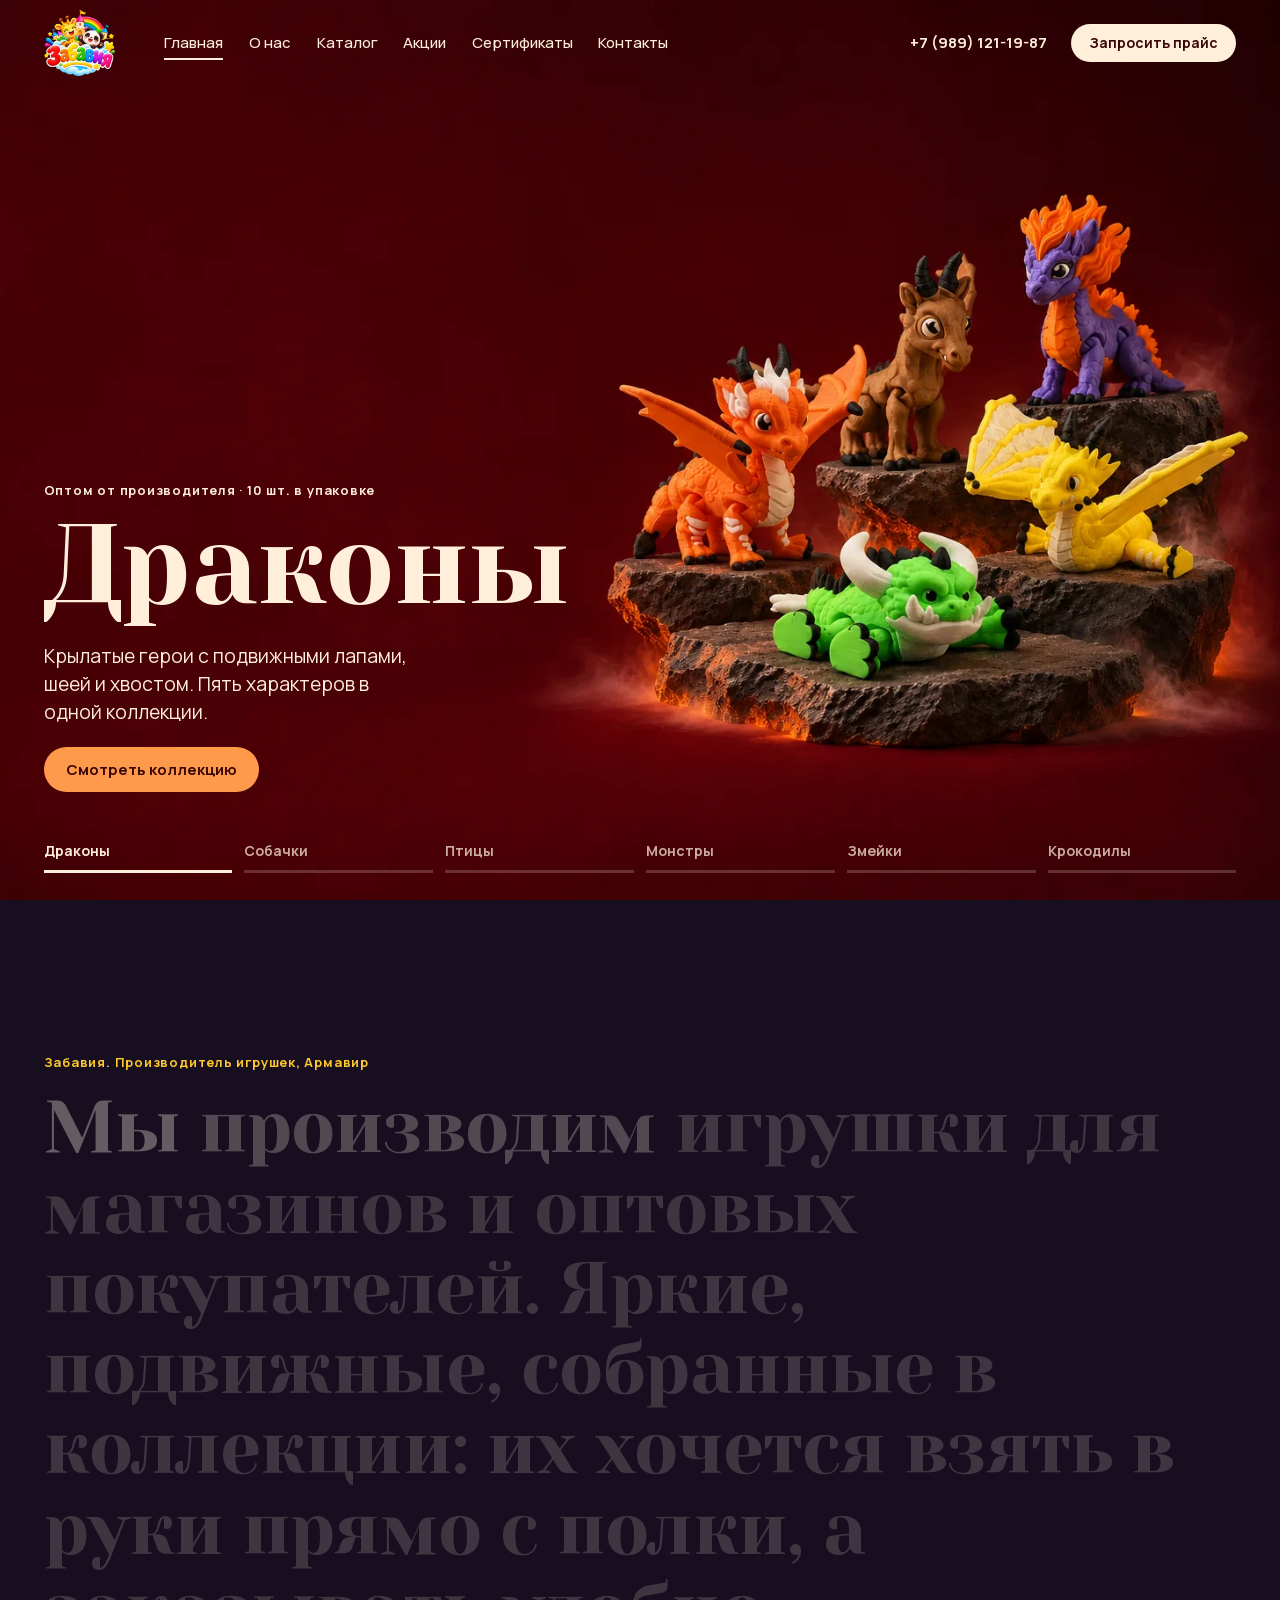
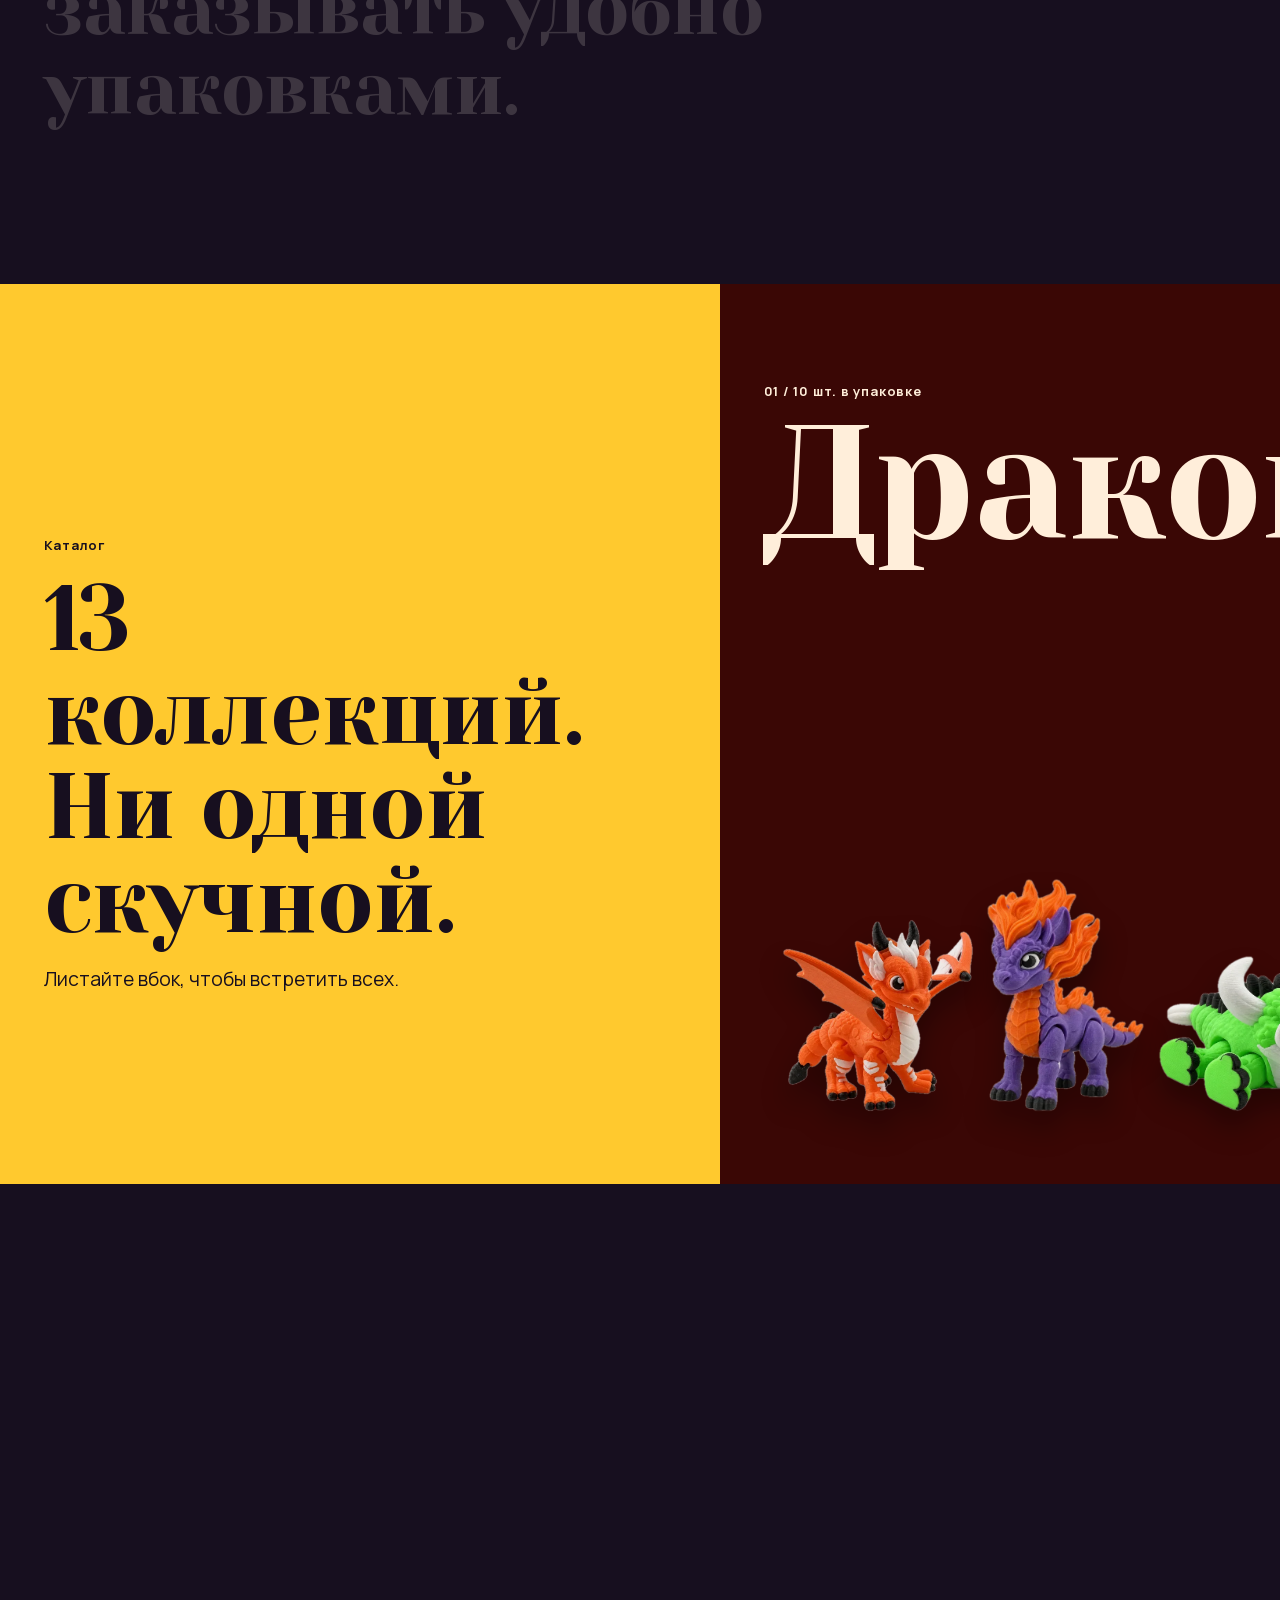
<file: index.html>
<!DOCTYPE html>
<html lang="ru" data-build="2611081438">
<head>
<meta charset="utf-8">
<script>(function(){var V='2611081438';try{fetch(location.pathname+'?nc='+Date.now(),{cache:'no-store'}).then(function(r){return r.text()}).then(function(t){var m=t.match(/data-build="(\d+)"/);if(m&&m[1]!==V){var u=new URL(location.href);if(u.searchParams.get('b')===m[1])return;u.searchParams.set('b',m[1]);location.replace(u.toString())}})}catch(e){}})()</script>
<meta name="viewport" content="width=device-width,initial-scale=1">
<meta name="robots" content="noindex,nofollow">
<title>Забавия: подвижные игрушки оптом от производителя</title>
<meta name="description" content="Подвижные игрушки оптом от производителя: драконы, собачки, динозавры, насекомые, ящерицы, животные леса и саванны. Армавир.">
<link rel="icon" href="assets/img/logo-s.webp" type="image/webp">
<link rel="stylesheet" href="assets/fonts/fonts.css?v=2611081438">
<link rel="stylesheet" href="assets/site.css?v=2611081438">
</head>
<body class="is-home">
<header class="top" id="top"><div class="wrap top-in"><a class="brand" href="index.html" aria-label="Забавия, на главную"><img src="assets/img/logo-s.webp" alt="Забавия" width="120" height="104"></a>
<nav class="nav" aria-label="Основное меню"><a href="index.html" aria-current="page">Главная</a><a href="o-nas.html">О нас</a><a href="katalog.html">Каталог</a><a href="akcii.html">Акции</a><a href="sertifikaty.html">Сертификаты</a><a href="kontakty.html">Контакты</a></nav>
<a class="tel" href="tel:+79891211987">+7 (989) 121-19-87</a><a class="pill" href="kontakty.html">Запросить прайс</a>
<button class="burger" id="burger" aria-label="Открыть меню" aria-expanded="false"><i></i><i></i></button></div></header>
<div class="menu" id="menu"><nav aria-label="Меню для телефона"><a href="index.html" aria-current="page">Главная</a><a href="o-nas.html">О нас</a><a href="katalog.html">Каталог</a><a href="akcii.html">Акции</a><a href="sertifikaty.html">Сертификаты</a><a href="kontakty.html">Контакты</a></nav><a class="tel2" href="tel:+79891211987">+7 (989) 121-19-87</a></div>
<main><section class="hero" id="hero" aria-label="Коллекции"><article class="slide on" data-i="0" data-fg="#ffeeda" data-bg="#3a0705" style="--bg:#3a0705;--fg:#ffeeda;--ac:#ff9a4d">
<picture><source media="(max-width:760px),(max-aspect-ratio:1/1)" srcset="assets/img/scenes/dragons-t.webp"><img src="assets/img/scenes/dragons-w.webp" alt="Коллекция Драконы" fetchpriority="high"></picture>
<div class="slide-tx"><p class="kick">Оптом от производителя · 10 шт. в упаковке</p><h1 class="d ttl"><span>Драконы</span></h1><p class="lead">Крылатые герои с подвижными лапами, шеей и хвостом. Пять характеров в одной коллекции.</p><a class="pill solid" href="katalog.html#dragons">Смотреть коллекцию</a></div></article><article class="slide" data-i="1" data-fg="#f1f5e6" data-bg="#0d3b30" style="--bg:#0d3b30;--fg:#f1f5e6;--ac:#e9c64f">
<picture><source media="(max-width:760px),(max-aspect-ratio:1/1)" data-srcset="assets/img/scenes/dogs-t.webp"><img data-src="assets/img/scenes/dogs-w.webp" alt="Коллекция Собачки"></picture>
<div class="slide-tx"><p class="kick">Оптом от производителя · 12 шт. в упаковке</p><h2 class="d ttl"><span>Собачки</span></h2><p class="lead">Шесть пород с большими глазами. Лапы, голова и хвост двигаются, и каждая собака держит свою позу.</p><a class="pill solid" href="katalog.html#dogs">Смотреть коллекцию</a></div></article><article class="slide" data-i="2" data-fg="#2b1410" data-bg="#efb6b4" style="--bg:#efb6b4;--fg:#2b1410;--ac:#8f2c1c">
<picture><source media="(max-width:760px),(max-aspect-ratio:1/1)" data-srcset="assets/img/scenes/birds-t.webp"><img data-src="assets/img/scenes/birds-w.webp" alt="Коллекция Птицы"></picture>
<div class="slide-tx"><p class="kick">Оптом от производителя · 10 шт. в упаковке</p><h2 class="d ttl"><span>Птицы</span></h2><p class="lead">Фактурное оперение, подвижные крылья и лапы. Двор, в котором у каждого своё мнение.</p><a class="pill solid" href="katalog.html#birds">Смотреть коллекцию</a></div></article><article class="slide" data-i="3" data-fg="#f4f5ff" data-bg="#1820b8" style="--bg:#1820b8;--fg:#f4f5ff;--ac:#ffd43f">
<picture><source media="(max-width:760px),(max-aspect-ratio:1/1)" data-srcset="assets/img/scenes/monsters-t.webp"><img data-src="assets/img/scenes/monsters-w.webp" alt="Коллекция Монстры"></picture>
<div class="slide-tx"><p class="kick">Оптом от производителя · 6 шт. в упаковке</p><h2 class="d ttl"><span>Монстры</span></h2><p class="lead">Руки, ноги и торс в суставах. Пять чемпионов, у которых есть и пресс, и чувство юмора.</p><a class="pill solid" href="katalog.html#monsters">Смотреть коллекцию</a></div></article><article class="slide" data-i="4" data-fg="#28190c" data-bg="#efd6b3" style="--bg:#efd6b3;--fg:#28190c;--ac:#8f4a13">
<picture><source media="(max-width:760px),(max-aspect-ratio:1/1)" data-srcset="assets/img/scenes/snake-t.webp"><img data-src="assets/img/scenes/snake-w.webp" alt="Коллекция Змейки"></picture>
<div class="slide-tx"><p class="kick">Оптом от производителя · 10 шт. в упаковке</p><h2 class="d ttl"><span>Змейки</span></h2><p class="lead">Извиваются в руке, каждый сегмент подвижный. Ни одной одинаковой расцветки.</p><a class="pill solid" href="katalog.html#snake">Смотреть коллекцию</a></div></article><article class="slide" data-i="5" data-fg="#e8f8f3" data-bg="#0a3d42" style="--bg:#0a3d42;--fg:#e8f8f3;--ac:#ffb44d">
<picture><source media="(max-width:760px),(max-aspect-ratio:1/1)" data-srcset="assets/img/scenes/croc-t.webp"><img data-src="assets/img/scenes/croc-w.webp" alt="Коллекция Крокодилы"></picture>
<div class="slide-tx"><p class="kick">Оптом от производителя · 10 шт. в упаковке</p><h2 class="d ttl long"><span>Крокодилы</span></h2><p class="lead">Тело гнётся волной, лапы двигаются. Семь расцветок, от болотной до радужной.</p><a class="pill solid" href="katalog.html#croc">Смотреть коллекцию</a></div></article><div class="dots" role="group" aria-label="Выбор коллекции"><button data-go="0" class=on><span>Драконы</span><i></i></button><button data-go="1"><span>Собачки</span><i></i></button><button data-go="2"><span>Птицы</span><i></i></button><button data-go="3"><span>Монстры</span><i></i></button><button data-go="4"><span>Змейки</span><i></i></button><button data-go="5"><span>Крокодилы</span><i></i></button></div></section>
<section class="mani"><div class="wrap"><p class="kick">Забавия. Производитель игрушек, Армавир</p><p class="d words" id="words">Мы производим игрушки для магазинов и оптовых покупателей. Яркие, подвижные, собранные в коллекции: их хочется взять в руки прямо с полки, а заказывать удобно упаковками.</p></div></section>
<section class="band" id="band"><div class="track" id="track"><div class="panel intro"><p class="kick">Каталог</p><p class="d">13 коллекций. Ни&nbsp;одной скучной.</p><p class="lead hint">Листайте вбок, чтобы встретить всех.</p></div><a class="panel" href="katalog.html#dragons" style="--bg:#3a0705;--fg:#ffeeda;--ac:#ff9a4d"><p class="kick">01 / 10 шт. в упаковке</p><p class="d pname">Драконы</p><div class="lineup" style="--sum:4.3;--count:5"><img src="assets/img/toys/d-orange.webp" alt="Огонёк" loading="lazy" decoding="async" style="aspect-ratio:0.997;height:calc(var(--h) * 0.826)"><img src="assets/img/toys/d-purple.webp" alt="Искра" loading="lazy" decoding="async" style="aspect-ratio:0.68;height:calc(var(--h) * 1.0)"><img src="assets/img/toys/d-green.webp" alt="Бульк" loading="lazy" decoding="async" style="aspect-ratio:1.504;height:calc(var(--h) * 0.672)"><img src="assets/img/toys/d-yellow.webp" alt="Лимон" loading="lazy" decoding="async" style="aspect-ratio:1.489;height:calc(var(--h) * 0.676)"><img src="assets/img/toys/d-brown.webp" alt="Рогач" loading="lazy" decoding="async" style="aspect-ratio:0.892;height:calc(var(--h) * 0.873)"></div><span class="go">Смотреть всех героев →</span></a><a class="panel" href="katalog.html#dogs" style="--bg:#0d3b30;--fg:#f1f5e6;--ac:#e9c64f"><p class="kick">02 / 12 шт. в упаковке</p><p class="d pname">Собачки</p><div class="lineup" style="--sum:4.358;--count:6"><img src="assets/img/toys/pug.webp" alt="Мопс" loading="lazy" decoding="async" style="aspect-ratio:0.863;height:calc(var(--h) * 0.829)"><img src="assets/img/toys/dachshund.webp" alt="Такса" loading="lazy" decoding="async" style="aspect-ratio:1.109;height:calc(var(--h) * 0.731)"><img src="assets/img/toys/cavalier.webp" alt="Спаниель" loading="lazy" decoding="async" style="aspect-ratio:1.271;height:calc(var(--h) * 0.683)"><img src="assets/img/toys/jack.webp" alt="Джек-рассел" loading="lazy" decoding="async" style="aspect-ratio:0.71;height:calc(var(--h) * 0.914)"><img src="assets/img/toys/doberman.webp" alt="Доберман" loading="lazy" decoding="async" style="aspect-ratio:0.593;height:calc(var(--h) * 1.0)"><img src="assets/img/toys/dalmatian.webp" alt="Далматин" loading="lazy" decoding="async" style="aspect-ratio:0.878;height:calc(var(--h) * 0.822)"></div><span class="go">Смотреть всех героев →</span></a><a class="panel" href="katalog.html#birds" style="--bg:#efb6b4;--fg:#2b1410;--ac:#8f2c1c"><p class="kick">03 / 10 шт. в упаковке</p><p class="d pname">Птицы</p><div class="lineup" style="--sum:3.526;--count:5"><img src="assets/img/toys/b-rooster.webp" alt="Петух" loading="lazy" decoding="async" style="aspect-ratio:0.692;height:calc(var(--h) * 0.956)"><img src="assets/img/toys/b-goose.webp" alt="Гусь" loading="lazy" decoding="async" style="aspect-ratio:0.632;height:calc(var(--h) * 1.0)"><img src="assets/img/toys/b-sparrow.webp" alt="Воробей" loading="lazy" decoding="async" style="aspect-ratio:1.091;height:calc(var(--h) * 0.761)"><img src="assets/img/toys/b-mallard.webp" alt="Селезень" loading="lazy" decoding="async" style="aspect-ratio:0.722;height:calc(var(--h) * 0.936)"><img src="assets/img/toys/b-turkey.webp" alt="Индюшка" loading="lazy" decoding="async" style="aspect-ratio:0.835;height:calc(var(--h) * 0.87)"></div><span class="go">Смотреть всех героев →</span></a><a class="panel" href="katalog.html#monsters" style="--bg:#1820b8;--fg:#f4f5ff;--ac:#ffd43f"><p class="kick">04 / 6 шт. в упаковке</p><p class="d pname">Монстры</p><div class="lineup" style="--sum:3.682;--count:5"><img src="assets/img/toys/m-shark.webp" alt="Акула" loading="lazy" decoding="async" style="aspect-ratio:0.77;height:calc(var(--h) * 0.964)"><img src="assets/img/toys/m-bull.webp" alt="Бык" loading="lazy" decoding="async" style="aspect-ratio:0.778;height:calc(var(--h) * 0.959)"><img src="assets/img/toys/m-wolf.webp" alt="Волк" loading="lazy" decoding="async" style="aspect-ratio:0.715;height:calc(var(--h) * 1.0)"><img src="assets/img/toys/m-hammer.webp" alt="Молот" loading="lazy" decoding="async" style="aspect-ratio:0.78;height:calc(var(--h) * 0.957)"><img src="assets/img/toys/m-duck.webp" alt="Утка" loading="lazy" decoding="async" style="aspect-ratio:0.75;height:calc(var(--h) * 0.976)"></div><span class="go">Смотреть всех героев →</span></a><a class="panel" href="katalog.html#snake" style="--bg:#efd6b3;--fg:#28190c;--ac:#8f4a13"><p class="kick">05 / 10 шт. в упаковке</p><p class="d pname">Змейки</p><div class="lineup" style="--sum:2.763;--count:4"><img src="assets/img/toys/s-pastel.webp" alt="Радужная" loading="lazy" decoding="async" style="aspect-ratio:0.852;height:calc(var(--h) * 0.85)"><img src="assets/img/toys/s-pink.webp" alt="Зефирная" loading="lazy" decoding="async" style="aspect-ratio:0.878;height:calc(var(--h) * 0.837)"><img src="assets/img/toys/s-copper.webp" alt="Медная" loading="lazy" decoding="async" style="aspect-ratio:0.772;height:calc(var(--h) * 0.893)"><img src="assets/img/toys/s-forest.webp" alt="Лесная" loading="lazy" decoding="async" style="aspect-ratio:0.615;height:calc(var(--h) * 1.0)"></div><span class="go">Смотреть всех героев →</span></a><a class="panel" href="katalog.html#croc" style="--bg:#0a3d42;--fg:#e8f8f3;--ac:#ffb44d"><p class="kick">06 / 10 шт. в упаковке</p><p class="d pname">Крокодилы</p><div class="lineup" style="--sum:4.115;--count:5"><img src="assets/img/toys/c-green.webp" alt="Болотный" loading="lazy" decoding="async" style="aspect-ratio:0.795;height:calc(var(--h) * 1.0)"><img src="assets/img/toys/c-copper.webp" alt="Медный" loading="lazy" decoding="async" style="aspect-ratio:0.803;height:calc(var(--h) * 0.995)"><img src="assets/img/toys/c-red.webp" alt="Алый" loading="lazy" decoding="async" style="aspect-ratio:0.83;height:calc(var(--h) * 0.979)"><img src="assets/img/toys/c-indigo.webp" alt="Индиго" loading="lazy" decoding="async" style="aspect-ratio:0.975;height:calc(var(--h) * 0.903)"><img src="assets/img/toys/c-yellow.webp" alt="Лимонный" loading="lazy" decoding="async" style="aspect-ratio:0.863;height:calc(var(--h) * 0.96)"></div><span class="go">Смотреть всех героев →</span></a><a class="panel" href="katalog.html#forest" style="--bg:#24361f;--fg:#f4efe1;--ac:#f0a54a"><p class="kick">07 / 10 шт. в упаковке</p><p class="d pname">Лесные</p><div class="lineup" style="--sum:3.2;--count:5"><img src="assets/img/toys/f-pony.webp" alt="Пони" loading="lazy" decoding="async" style="aspect-ratio:0.762;height:calc(var(--h) * 0.839)"><img src="assets/img/toys/f-bear.webp" alt="Медведь" loading="lazy" decoding="async" style="aspect-ratio:0.898;height:calc(var(--h) * 0.773)"><img src="assets/img/toys/f-fox.webp" alt="Лиса" loading="lazy" decoding="async" style="aspect-ratio:0.961;height:calc(var(--h) * 0.747)"><img src="assets/img/toys/f-moose.webp" alt="Лось" loading="lazy" decoding="async" style="aspect-ratio:0.536;height:calc(var(--h) * 1.0)"><img src="assets/img/toys/f-wolf.webp" alt="Волк" loading="lazy" decoding="async" style="aspect-ratio:0.703;height:calc(var(--h) * 0.873)"></div><span class="go">Смотреть всех героев →</span></a><a class="panel" href="katalog.html#insects" style="--bg:#2b2163;--fg:#f4f1ff;--ac:#a6f25a"><p class="kick">08 / 12 шт. в упаковке</p><p class="d pname">Насекомые</p><div class="lineup stag gap" style="--sum:5.361;--count:6"><div class="lr b sh"><img src="assets/img/toys/i-snail.webp" alt="Улитка" loading="lazy" decoding="async" style="aspect-ratio:1.306;height:calc(var(--h) * 0.86)"><img src="assets/img/toys/i-caterpillar.webp" alt="Гусеница" loading="lazy" decoding="async" style="aspect-ratio:2.23;height:calc(var(--h) * 0.658)"><img src="assets/img/toys/i-moth.webp" alt="Мотылёк" loading="lazy" decoding="async" style="aspect-ratio:1.744;height:calc(var(--h) * 0.744)"></div><div class="lr f sh"><img src="assets/img/toys/i-spider.webp" alt="Паучок" loading="lazy" decoding="async" style="aspect-ratio:1.86;height:calc(var(--h) * 0.721)"><img src="assets/img/toys/i-wasp.webp" alt="Оса" loading="lazy" decoding="async" style="aspect-ratio:0.966;height:calc(var(--h) * 1.0)"><img src="assets/img/toys/i-dragonfly.webp" alt="Стрекоза" loading="lazy" decoding="async" style="aspect-ratio:1.658;height:calc(var(--h) * 0.763)"></div></div><span class="go">Смотреть всех героев →</span></a><a class="panel" href="katalog.html#lizards" style="--bg:#cfe5d6;--fg:#13261c;--ac:#c2441a"><p class="kick">09 / 16 шт. в упаковке</p><p class="d pname">Ящерицы</p><div class="lineup stag gap" style="--sum:7.053;--count:6"><div class="lr b sh"><img src="assets/img/toys/l-yellow.webp" alt="Геккон" loading="lazy" decoding="async" style="aspect-ratio:1.984;height:calc(var(--h) * 0.897)"><img src="assets/img/toys/l-horned.webp" alt="Рогатая ящерица" loading="lazy" decoding="async" style="aspect-ratio:1.596;height:calc(var(--h) * 1.0)"><img src="assets/img/toys/l-red.webp" alt="Дракончик" loading="lazy" decoding="async" style="aspect-ratio:2.133;height:calc(var(--h) * 0.865)"></div><div class="lr f sh"><img src="assets/img/toys/l-blue.webp" alt="Агама" loading="lazy" decoding="async" style="aspect-ratio:2.302;height:calc(var(--h) * 0.833)"><img src="assets/img/toys/l-orange.webp" alt="Огненный геккон" loading="lazy" decoding="async" style="aspect-ratio:1.658;height:calc(var(--h) * 0.981)"><img src="assets/img/toys/l-pink.webp" alt="Розовый геккон" loading="lazy" decoding="async" style="aspect-ratio:1.808;height:calc(var(--h) * 0.94)"></div></div><span class="go">Смотреть всех героев →</span></a><a class="panel" href="katalog.html#savanna" style="--bg:#e2a65c;--fg:#2a1607;--ac:#7a2a0c"><p class="kick">10 / 10 шт. в упаковке</p><p class="d pname">Саванна</p><div class="lineup" style="--sum:3.11;--count:5"><img src="assets/img/toys/v-ostrich.webp" alt="Страус" loading="lazy" decoding="async" style="aspect-ratio:0.624;height:calc(var(--h) * 0.86)"><img src="assets/img/toys/v-gazelle.webp" alt="Антилопа" loading="lazy" decoding="async" style="aspect-ratio:0.747;height:calc(var(--h) * 0.786)"><img src="assets/img/toys/v-giraffe.webp" alt="Жираф" loading="lazy" decoding="async" style="aspect-ratio:0.461;height:calc(var(--h) * 1.0)"><img src="assets/img/toys/v-rhino.webp" alt="Носорог" loading="lazy" decoding="async" style="aspect-ratio:1.368;height:calc(var(--h) * 0.581)"><img src="assets/img/toys/v-elephant.webp" alt="Слониха" loading="lazy" decoding="async" style="aspect-ratio:1.162;height:calc(var(--h) * 0.63)"></div><span class="go">Смотреть всех героев →</span></a><a class="panel" href="katalog.html#skel" style="--bg:#16171d;--fg:#f2ece0;--ac:#e6b84c"><p class="kick">11 / 12 шт. в упаковке</p><p class="d pname">Скелеты</p><div class="lineup stag even" style="--sum:5.544;--count:6"><div class="lr b sh"><img src="assets/img/toys/k-trex.webp" alt="Тираннозавр" loading="lazy" decoding="async" style="aspect-ratio:1.17;height:calc(var(--h) * 0.878)"><img src="assets/img/toys/k-trice.webp" alt="Трицератопс" loading="lazy" decoding="async" style="aspect-ratio:1.588;height:calc(var(--h) * 0.754)"><img src="assets/img/toys/k-para.webp" alt="Паразауролоф" loading="lazy" decoding="async" style="aspect-ratio:0.902;height:calc(var(--h) * 1.0)"></div><div class="lr f sh"><img src="assets/img/toys/k-stego.webp" alt="Стегозавр" loading="lazy" decoding="async" style="aspect-ratio:1.975;height:calc(var(--h) * 0.676)"><img src="assets/img/toys/k-trice2.webp" alt="Трицератопс" loading="lazy" decoding="async" style="aspect-ratio:1.633;height:calc(var(--h) * 0.743)"><img src="assets/img/toys/k-spino.webp" alt="Спинозавр" loading="lazy" decoding="async" style="aspect-ratio:2.452;height:calc(var(--h) * 0.607)"></div></div><span class="go">Смотреть всех героев →</span></a><a class="panel" href="katalog.html#dino" style="--bg:#1d4767;--fg:#eef6ff;--ac:#ffb347"><p class="kick">12 / 12 шт. в упаковке</p><p class="d pname">Динозавры</p><div class="lineup" style="--sum:3.895;--count:5"><img src="assets/img/toys/n-para.webp" alt="Паразавр" loading="lazy" decoding="async" style="aspect-ratio:0.761;height:calc(var(--h) * 0.922)"><img src="assets/img/toys/n-dilo.webp" alt="Дилофозавр" loading="lazy" decoding="async" style="aspect-ratio:0.647;height:calc(var(--h) * 1.0)"><img src="assets/img/toys/n-spino.webp" alt="Спинозавр" loading="lazy" decoding="async" style="aspect-ratio:1.056;height:calc(var(--h) * 0.783)"><img src="assets/img/toys/n-stego.webp" alt="Стегозавр" loading="lazy" decoding="async" style="aspect-ratio:1.107;height:calc(var(--h) * 0.765)"><img src="assets/img/toys/n-ptero.webp" alt="Птеродактиль" loading="lazy" decoding="async" style="aspect-ratio:1.179;height:calc(var(--h) * 0.741)"></div><span class="go">Смотреть всех героев →</span></a><a class="panel" href="katalog.html#spiders" style="--bg:#ffd23f;--fg:#1e1406;--ac:#c2262b"><p class="kick">13 / 12 шт. в упаковке</p><p class="d pname">Пауки</p><div class="lineup stag gap" style="--sum:5.91;--count:6"><div class="lr b sh"><img src="assets/img/toys/p-red.webp" alt="Рубин" loading="lazy" decoding="async" style="aspect-ratio:1.58;height:calc(var(--h) * 0.933)"><img src="assets/img/toys/p-green.webp" alt="Лайм" loading="lazy" decoding="async" style="aspect-ratio:1.4;height:calc(var(--h) * 0.991)"><img src="assets/img/toys/p-yellow.webp" alt="Лимон" loading="lazy" decoding="async" style="aspect-ratio:1.561;height:calc(var(--h) * 0.939)"></div><div class="lr f sh"><img src="assets/img/toys/p-blue.webp" alt="Сапфир" loading="lazy" decoding="async" style="aspect-ratio:1.495;height:calc(var(--h) * 0.959)"><img src="assets/img/toys/p-brown.webp" alt="Какао" loading="lazy" decoding="async" style="aspect-ratio:1.492;height:calc(var(--h) * 0.96)"><img src="assets/img/toys/p-orange.webp" alt="Апельсин" loading="lazy" decoding="async" style="aspect-ratio:1.376;height:calc(var(--h) * 1.0)"></div></div><span class="go">Смотреть всех героев →</span></a></div></section>
<section class="why"><div class="wrap"><p class="kick">Оптовым покупателям</p><h2 class="d rv">Работаем напрямую с&nbsp;магазинами</h2><div class="why-g"><div class="rv"><b class="d">От производителя</b><p>Заказ напрямую, без посредников между вами и производством.</p></div><div class="rv"><b class="d">Удобная фасовка</b><p>Коллекции идут в упаковках от 6 до 16 штук.</p></div><div class="rv"><b class="d">Одна поставка</b><p>Игрушки можно заказать вместе со сладостями и снеками нашего производства.</p></div></div>
<h3 class="d order-h rv">Как заказать</h3><ol class="order"><li class="rv"><b class="d">1</b>Запросите прайс и условия поставки.</li><li class="rv"><b class="d">2</b>Выберите коллекции и количество упаковок.</li><li class="rv"><b class="d">3</b>Согласуйте заказ и доставку с менеджером.</li></ol><a class="pill solid rv" href="kontakty.html">Запросить прайс</a></div></section>
<section class="about"><div class="wrap about-g"><div class="pic rv"><img src="assets/img/scenes/dragon-full.webp" alt="Дракон Огонёк целиком" loading="lazy"></div><div><p class="kick">О производстве</p><h2 class="d rv">Каждый сустав работает</h2><p class="lead rv">Мы сами делаем игрушки от модели до упаковки, поэтому отвечаем за каждую деталь. Начинали со снеков и сладостей на опт, теперь к ним добавились игрушки.</p><div class="nums"><div><b data-n="13">13</b><span>коллекций</span></div><div><b data-n="71">71</b><span>героев и расцветок</span></div><div><b>6–16</b><span>штук в упаковке</span></div></div><a class="pill line" href="o-nas.html">Подробнее о нас</a></div></div></section>
<section class="duo"><a class="duo-a" href="kontakty.html"><img src="assets/img/scenes/boxes.webp" alt="Коробки с игрушками" loading="lazy"><div><p class="kick">Магазинам и оптовикам</p><p class="d">Запросить прайс</p></div></a><a class="duo-b" href="sertifikaty.html"><p class="kick">Документы</p><p class="d">Сертификаты</p><p class="lead">Все документы на продукцию в одном месте.</p></a></section></main>
<footer class="foot"><div class="wrap">
 <div class="foot-big"><p class="d">Давайте познакомим героев с&nbsp;вашими покупателями</p><a class="pill big" href="kontakty.html">Запросить прайс</a></div>
 <div class="foot-grid"><img src="assets/img/logo-s.webp" alt="Забавия" width="150" height="130" loading="lazy"><nav aria-label="Меню в подвале"><a href="index.html" aria-current="page">Главная</a><a href="o-nas.html">О нас</a><a href="katalog.html">Каталог</a><a href="akcii.html">Акции</a><a href="sertifikaty.html">Сертификаты</a><a href="kontakty.html">Контакты</a></nav><div><a href="tel:+79891211987">+7 (989) 121-19-87</a><br>г. Армавир</div></div>
 <p class="note">Демонстрация дизайна от Ovirra. Сцены и снимки игрушек подготовлены по фото, имена героев условные.</p>
</div></footer>
<script src="assets/js/gsap.min.js?v=2611081438"></script><script src="assets/js/ScrollTrigger.min.js?v=2611081438"></script><script src="assets/js/lenis.min.js?v=2611081438"></script><script src="assets/js/site.js?v=2611081438"></script>
</body></html>
</file>
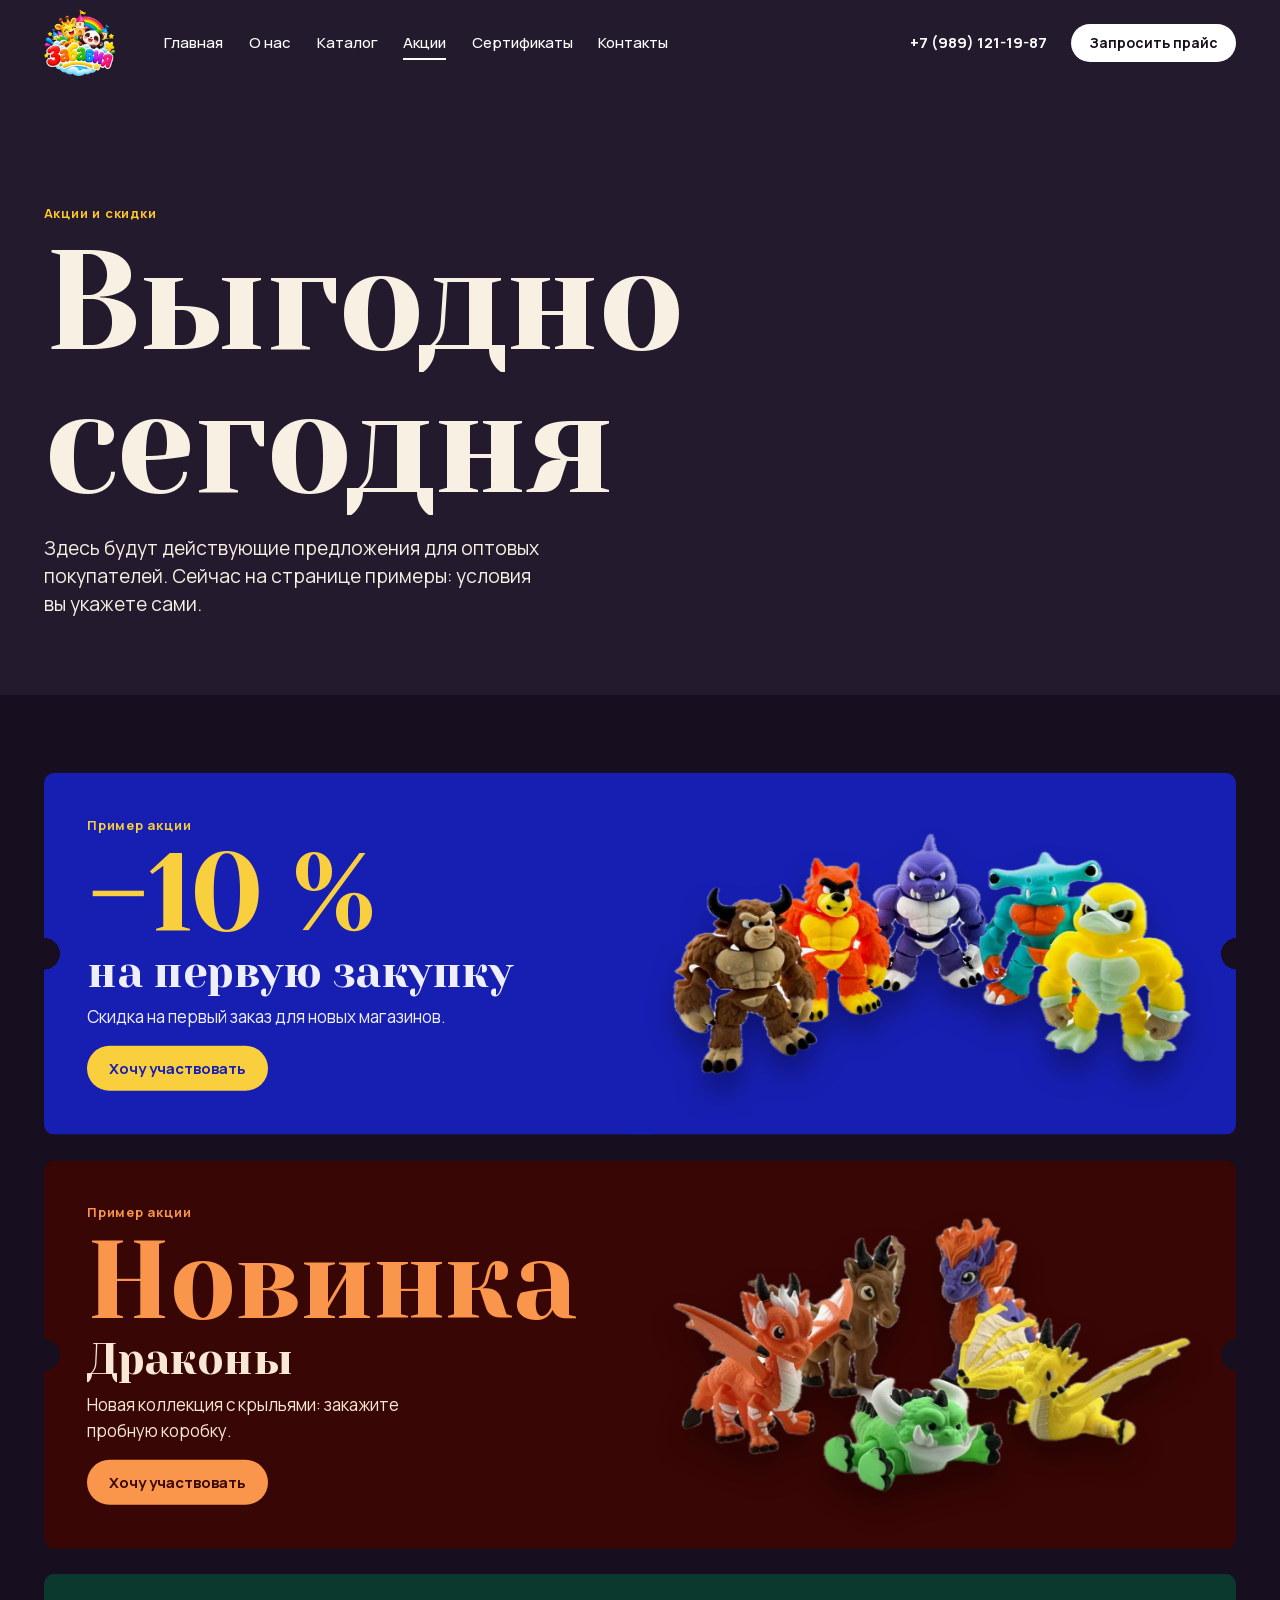
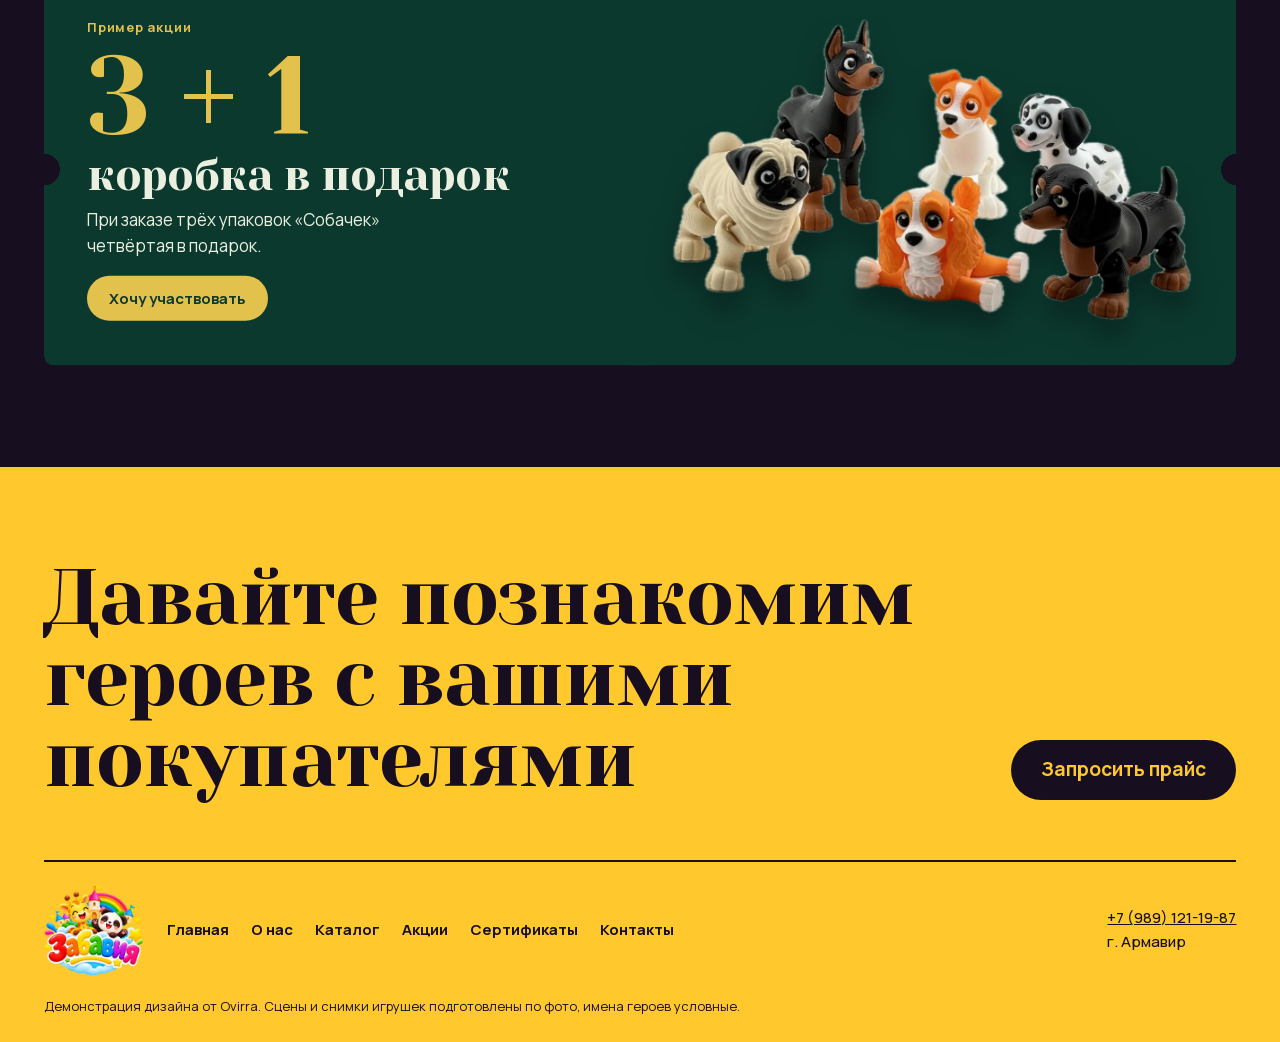
<file: akcii.html>
<!DOCTYPE html>
<html lang="ru" data-build="2611081438">
<head>
<meta charset="utf-8">
<script>(function(){var V='2611081438';try{fetch(location.pathname+'?nc='+Date.now(),{cache:'no-store'}).then(function(r){return r.text()}).then(function(t){var m=t.match(/data-build="(\d+)"/);if(m&&m[1]!==V){var u=new URL(location.href);if(u.searchParams.get('b')===m[1])return;u.searchParams.set('b',m[1]);location.replace(u.toString())}})}catch(e){}})()</script>
<meta name="viewport" content="width=device-width,initial-scale=1">
<meta name="robots" content="noindex,nofollow">
<title>Акции и скидки Забавии</title>
<meta name="description" content="Акции и скидки на игрушки Забавия.">
<link rel="icon" href="assets/img/logo-s.webp" type="image/webp">
<link rel="stylesheet" href="assets/fonts/fonts.css?v=2611081438">
<link rel="stylesheet" href="assets/site.css?v=2611081438">
</head>
<body class="">
<header class="top" id="top"><div class="wrap top-in"><a class="brand" href="index.html" aria-label="Забавия, на главную"><img src="assets/img/logo-s.webp" alt="Забавия" width="120" height="104"></a>
<nav class="nav" aria-label="Основное меню"><a href="index.html">Главная</a><a href="o-nas.html">О нас</a><a href="katalog.html">Каталог</a><a href="akcii.html" aria-current="page">Акции</a><a href="sertifikaty.html">Сертификаты</a><a href="kontakty.html">Контакты</a></nav>
<a class="tel" href="tel:+79891211987">+7 (989) 121-19-87</a><a class="pill" href="kontakty.html">Запросить прайс</a>
<button class="burger" id="burger" aria-label="Открыть меню" aria-expanded="false"><i></i><i></i></button></div></header>
<div class="menu" id="menu"><nav aria-label="Меню для телефона"><a href="index.html">Главная</a><a href="o-nas.html">О нас</a><a href="katalog.html">Каталог</a><a href="akcii.html" aria-current="page">Акции</a><a href="sertifikaty.html">Сертификаты</a><a href="kontakty.html">Контакты</a></nav><a class="tel2" href="tel:+79891211987">+7 (989) 121-19-87</a></div>
<main><section class="sub"><div class="wrap"><p class="kick">Акции и скидки</p><h1 class="d">Выгодно сегодня</h1><p class="lead">Здесь будут действующие предложения для оптовых покупателей. Сейчас на странице примеры: условия вы укажете сами.</p></div></section><section class="coupons"><div class="wrap"><article class="coupon rv" style="--bg:#1820b8;--fg:#f4f5ff;--ac:#ffd43f"><div class="c-l"><p class="kick">Пример акции</p><p class="d c-b">−10 %</p><p class="d c-t">на первую закупку</p><p>Скидка на первый заказ для новых магазинов.</p><a class="pill solid" href="kontakty.html?c=monsters">Хочу участвовать</a></div><img src="assets/img/toys/monsters.webp" alt="" loading="lazy"></article><article class="coupon rv" style="--bg:#3a0705;--fg:#ffeeda;--ac:#ff9a4d"><div class="c-l"><p class="kick">Пример акции</p><p class="d c-b">Новинка</p><p class="d c-t">Драконы</p><p>Новая коллекция с крыльями: закажите пробную коробку.</p><a class="pill solid" href="kontakty.html?c=dragons">Хочу участвовать</a></div><img src="assets/img/toys/dragons.webp" alt="" loading="lazy"></article><article class="coupon rv" style="--bg:#0d3b30;--fg:#f1f5e6;--ac:#e9c64f"><div class="c-l"><p class="kick">Пример акции</p><p class="d c-b">3 + 1</p><p class="d c-t">коробка в подарок</p><p>При заказе трёх упаковок «Собачек» четвёртая в подарок.</p><a class="pill solid" href="kontakty.html?c=dogs">Хочу участвовать</a></div><img src="assets/img/toys/dogs.webp" alt="" loading="lazy"></article></div></section></main>
<footer class="foot"><div class="wrap">
 <div class="foot-big"><p class="d">Давайте познакомим героев с&nbsp;вашими покупателями</p><a class="pill big" href="kontakty.html">Запросить прайс</a></div>
 <div class="foot-grid"><img src="assets/img/logo-s.webp" alt="Забавия" width="150" height="130" loading="lazy"><nav aria-label="Меню в подвале"><a href="index.html">Главная</a><a href="o-nas.html">О нас</a><a href="katalog.html">Каталог</a><a href="akcii.html" aria-current="page">Акции</a><a href="sertifikaty.html">Сертификаты</a><a href="kontakty.html">Контакты</a></nav><div><a href="tel:+79891211987">+7 (989) 121-19-87</a><br>г. Армавир</div></div>
 <p class="note">Демонстрация дизайна от Ovirra. Сцены и снимки игрушек подготовлены по фото, имена героев условные.</p>
</div></footer>
<script src="assets/js/gsap.min.js?v=2611081438"></script><script src="assets/js/ScrollTrigger.min.js?v=2611081438"></script><script src="assets/js/lenis.min.js?v=2611081438"></script><script src="assets/js/site.js?v=2611081438"></script>
</body></html>
</file>
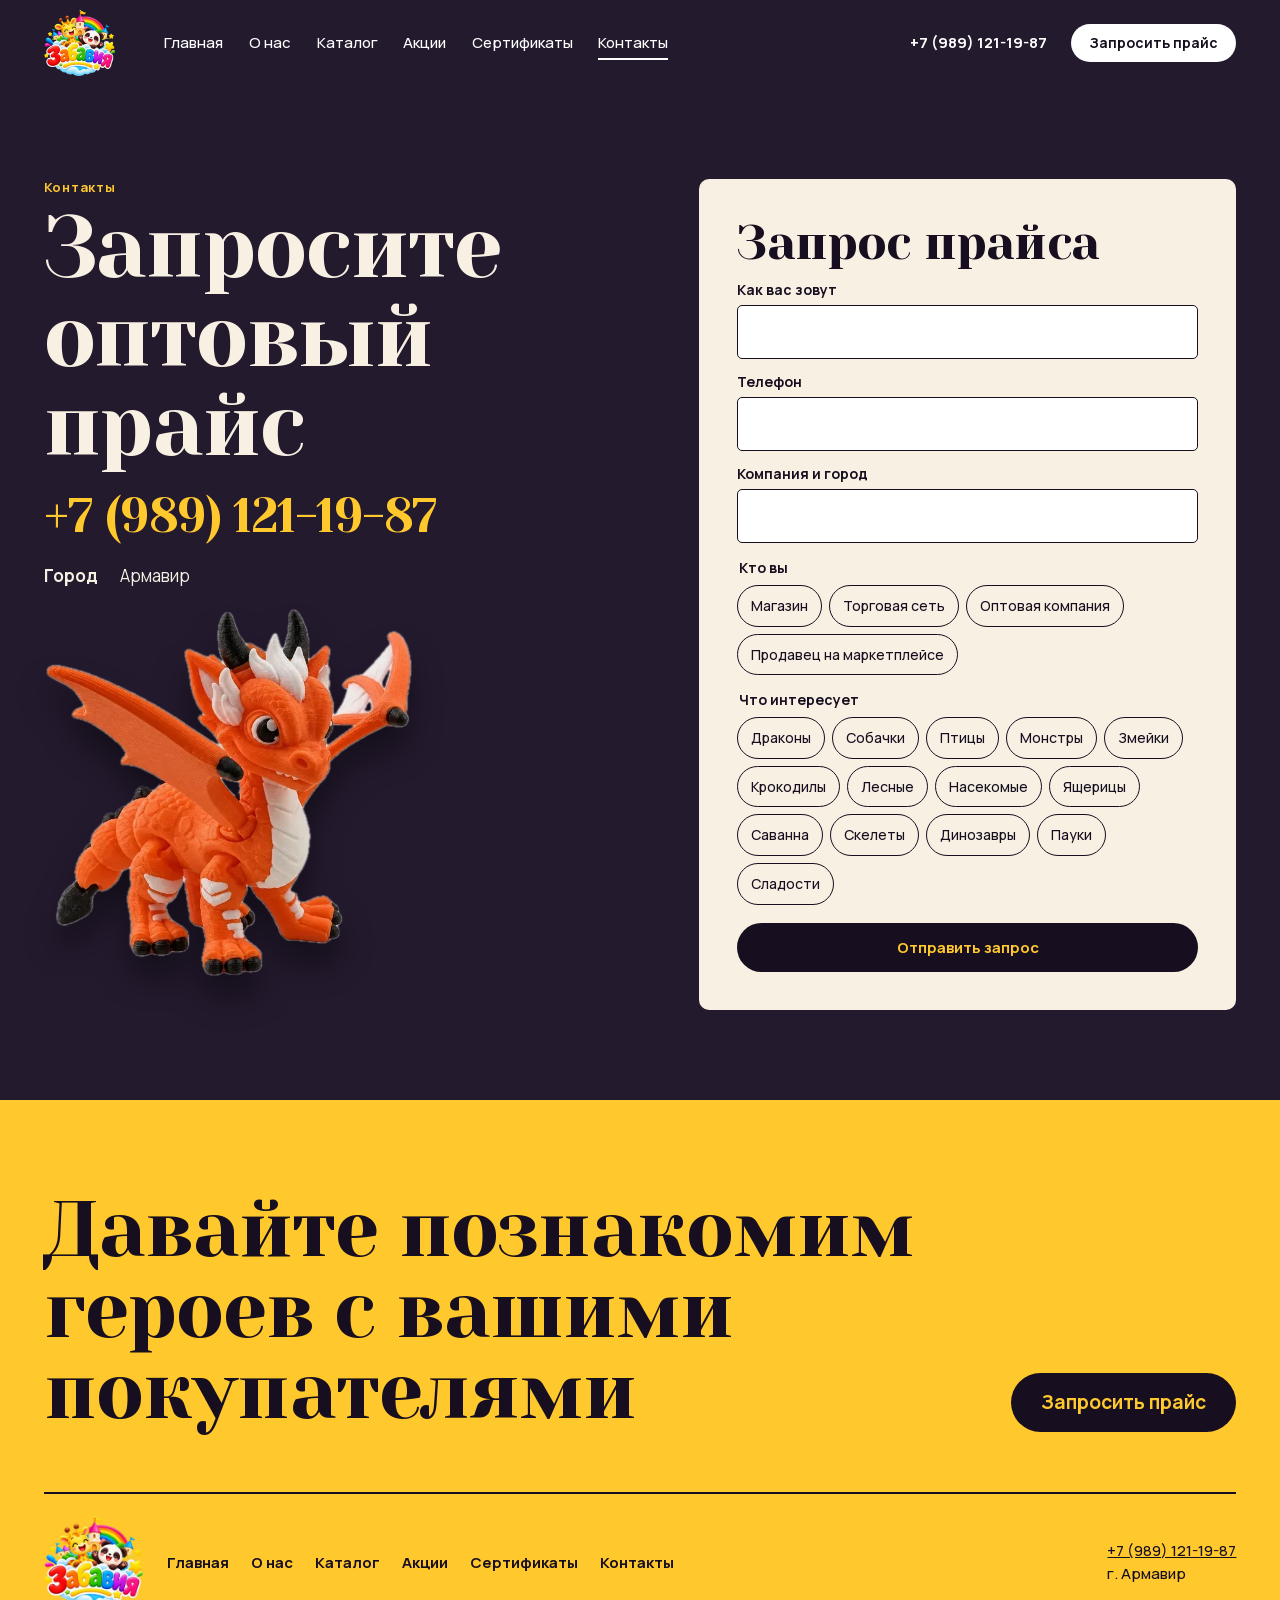
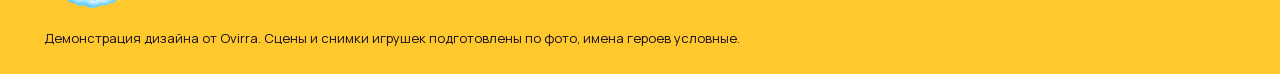
<file: kontakty.html>
<!DOCTYPE html>
<html lang="ru" data-build="2611081438">
<head>
<meta charset="utf-8">
<script>(function(){var V='2611081438';try{fetch(location.pathname+'?nc='+Date.now(),{cache:'no-store'}).then(function(r){return r.text()}).then(function(t){var m=t.match(/data-build="(\d+)"/);if(m&&m[1]!==V){var u=new URL(location.href);if(u.searchParams.get('b')===m[1])return;u.searchParams.set('b',m[1]);location.replace(u.toString())}})}catch(e){}})()</script>
<meta name="viewport" content="width=device-width,initial-scale=1">
<meta name="robots" content="noindex,nofollow">
<title>Контакты Забавии</title>
<meta name="description" content="Контакты производителя игрушек Забавия, Армавир.">
<link rel="icon" href="assets/img/logo-s.webp" type="image/webp">
<link rel="stylesheet" href="assets/fonts/fonts.css?v=2611081438">
<link rel="stylesheet" href="assets/site.css?v=2611081438">
</head>
<body class="">
<header class="top" id="top"><div class="wrap top-in"><a class="brand" href="index.html" aria-label="Забавия, на главную"><img src="assets/img/logo-s.webp" alt="Забавия" width="120" height="104"></a>
<nav class="nav" aria-label="Основное меню"><a href="index.html">Главная</a><a href="o-nas.html">О нас</a><a href="katalog.html">Каталог</a><a href="akcii.html">Акции</a><a href="sertifikaty.html">Сертификаты</a><a href="kontakty.html" aria-current="page">Контакты</a></nav>
<a class="tel" href="tel:+79891211987">+7 (989) 121-19-87</a><a class="pill" href="kontakty.html">Запросить прайс</a>
<button class="burger" id="burger" aria-label="Открыть меню" aria-expanded="false"><i></i><i></i></button></div></header>
<div class="menu" id="menu"><nav aria-label="Меню для телефона"><a href="index.html">Главная</a><a href="o-nas.html">О нас</a><a href="katalog.html">Каталог</a><a href="akcii.html">Акции</a><a href="sertifikaty.html">Сертификаты</a><a href="kontakty.html" aria-current="page">Контакты</a></nav><a class="tel2" href="tel:+79891211987">+7 (989) 121-19-87</a></div>
<main><section class="cont"><div class="wrap cont-g"><div><p class="kick">Контакты</p><h1 class="d">Запросите оптовый прайс</h1><a class="bigtel d" href="tel:+79891211987">+7 (989) 121-19-87</a><dl><dt>Город</dt><dd>Армавир</dd></dl><img class="c-toy" src="assets/img/toys/d-orange.webp" alt="" loading="lazy"></div>
<form class="form" id="form"><h2 class="d">Запрос прайса</h2><label for="f-n">Как вас зовут</label><input id="f-n" required autocomplete="name"><label for="f-t">Телефон</label><input id="f-t" type="tel" required autocomplete="tel"><label for="f-s">Компания и город</label><input id="f-s" required autocomplete="organization"><fieldset><legend>Кто вы</legend><div class="chks"><label class="chk"><input type="radio" name="k" value="Магазин"><span>Магазин</span></label><label class="chk"><input type="radio" name="k" value="Торговая сеть"><span>Торговая сеть</span></label><label class="chk"><input type="radio" name="k" value="Оптовая компания"><span>Оптовая компания</span></label><label class="chk"><input type="radio" name="k" value="Продавец на маркетплейсе"><span>Продавец на маркетплейсе</span></label></div></fieldset><fieldset><legend>Что интересует</legend><div class="chks"><label class="chk"><input type="checkbox" name="c" value="dragons"><span>Драконы</span></label><label class="chk"><input type="checkbox" name="c" value="dogs"><span>Собачки</span></label><label class="chk"><input type="checkbox" name="c" value="birds"><span>Птицы</span></label><label class="chk"><input type="checkbox" name="c" value="monsters"><span>Монстры</span></label><label class="chk"><input type="checkbox" name="c" value="snake"><span>Змейки</span></label><label class="chk"><input type="checkbox" name="c" value="croc"><span>Крокодилы</span></label><label class="chk"><input type="checkbox" name="c" value="forest"><span>Лесные</span></label><label class="chk"><input type="checkbox" name="c" value="insects"><span>Насекомые</span></label><label class="chk"><input type="checkbox" name="c" value="lizards"><span>Ящерицы</span></label><label class="chk"><input type="checkbox" name="c" value="savanna"><span>Саванна</span></label><label class="chk"><input type="checkbox" name="c" value="skel"><span>Скелеты</span></label><label class="chk"><input type="checkbox" name="c" value="dino"><span>Динозавры</span></label><label class="chk"><input type="checkbox" name="c" value="spiders"><span>Пауки</span></label><label class="chk"><input type="checkbox" name="c" value="snacks"><span>Сладости</span></label></div></fieldset><button class="pill solid sub-btn">Отправить запрос</button><p class="f-ok" id="fok" role="status" hidden>Спасибо! Это демонстрация, поэтому заявка пока никуда не ушла. В рабочей версии она придёт вам на почту.</p></form></div></section></main>
<footer class="foot"><div class="wrap">
 <div class="foot-big"><p class="d">Давайте познакомим героев с&nbsp;вашими покупателями</p><a class="pill big" href="kontakty.html">Запросить прайс</a></div>
 <div class="foot-grid"><img src="assets/img/logo-s.webp" alt="Забавия" width="150" height="130" loading="lazy"><nav aria-label="Меню в подвале"><a href="index.html">Главная</a><a href="o-nas.html">О нас</a><a href="katalog.html">Каталог</a><a href="akcii.html">Акции</a><a href="sertifikaty.html">Сертификаты</a><a href="kontakty.html" aria-current="page">Контакты</a></nav><div><a href="tel:+79891211987">+7 (989) 121-19-87</a><br>г. Армавир</div></div>
 <p class="note">Демонстрация дизайна от Ovirra. Сцены и снимки игрушек подготовлены по фото, имена героев условные.</p>
</div></footer>
<script src="assets/js/gsap.min.js?v=2611081438"></script><script src="assets/js/ScrollTrigger.min.js?v=2611081438"></script><script src="assets/js/lenis.min.js?v=2611081438"></script><script src="assets/js/site.js?v=2611081438"></script>
</body></html>
</file>
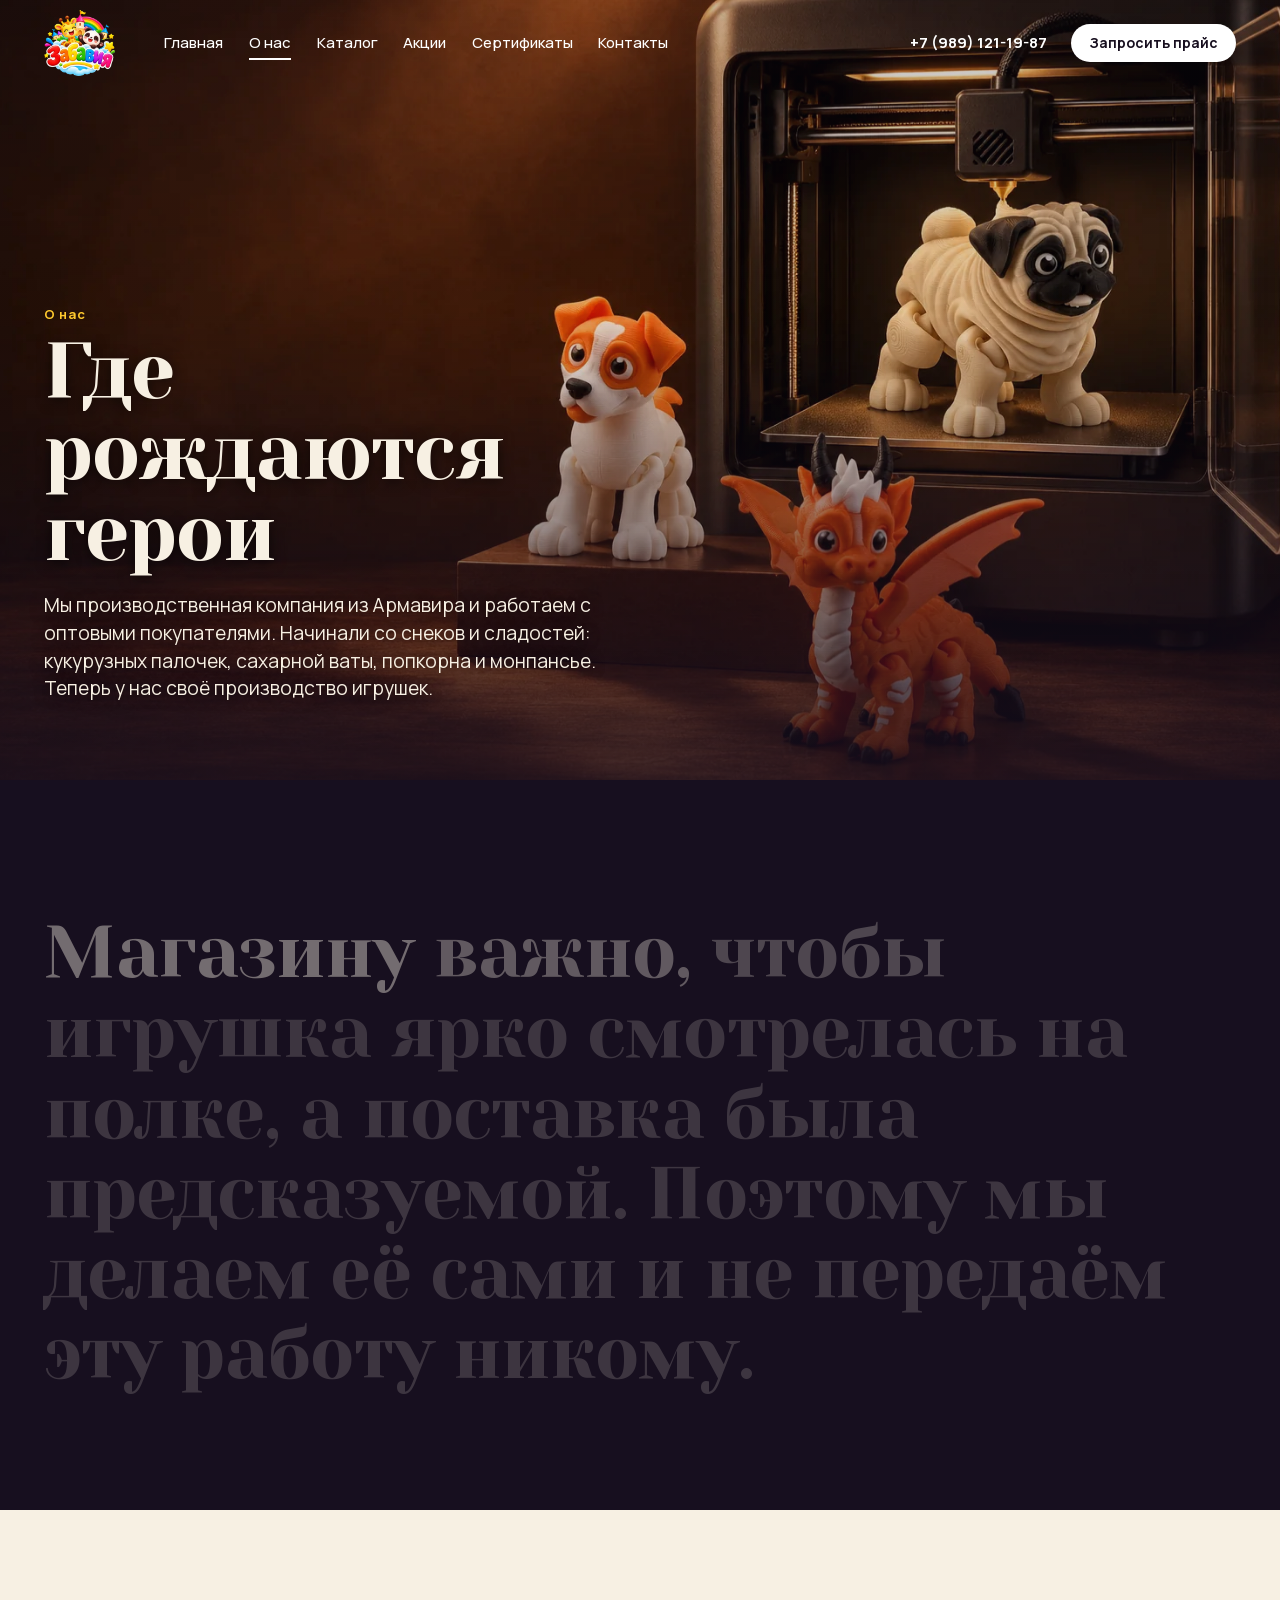
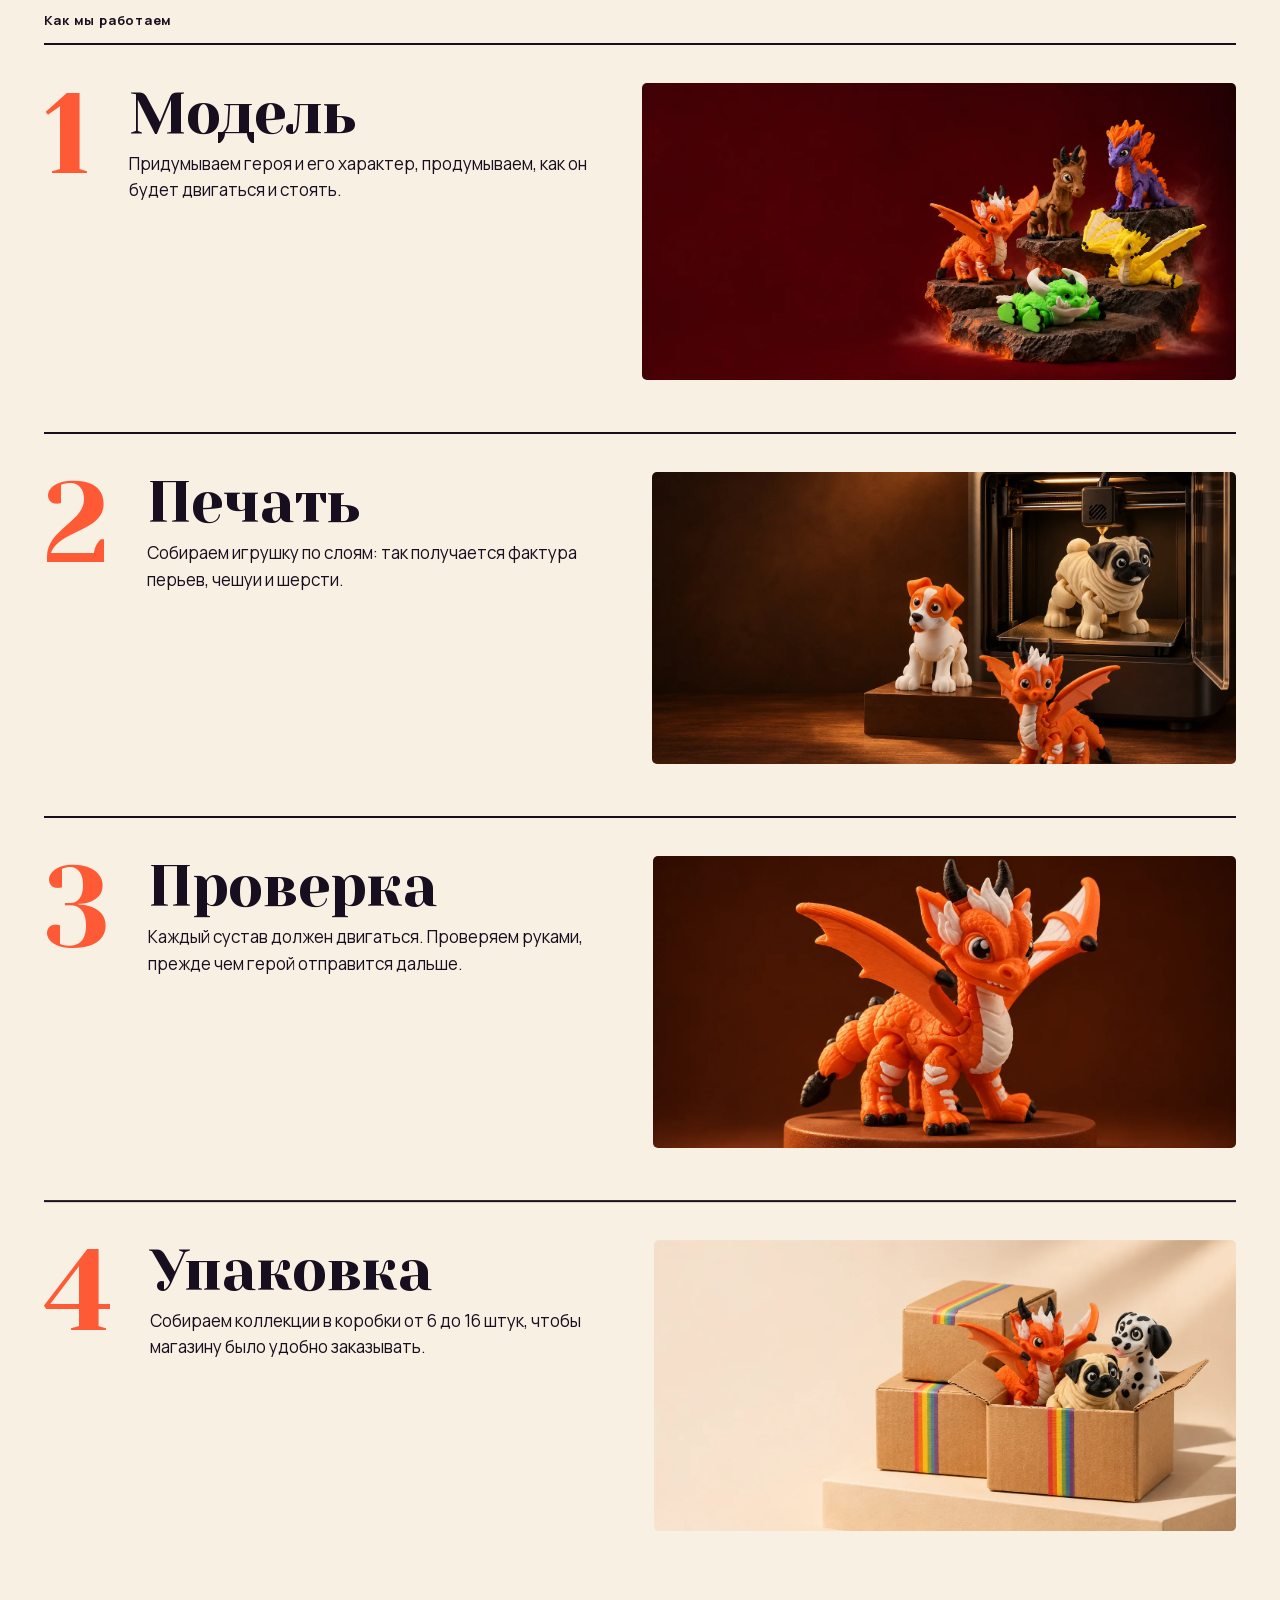
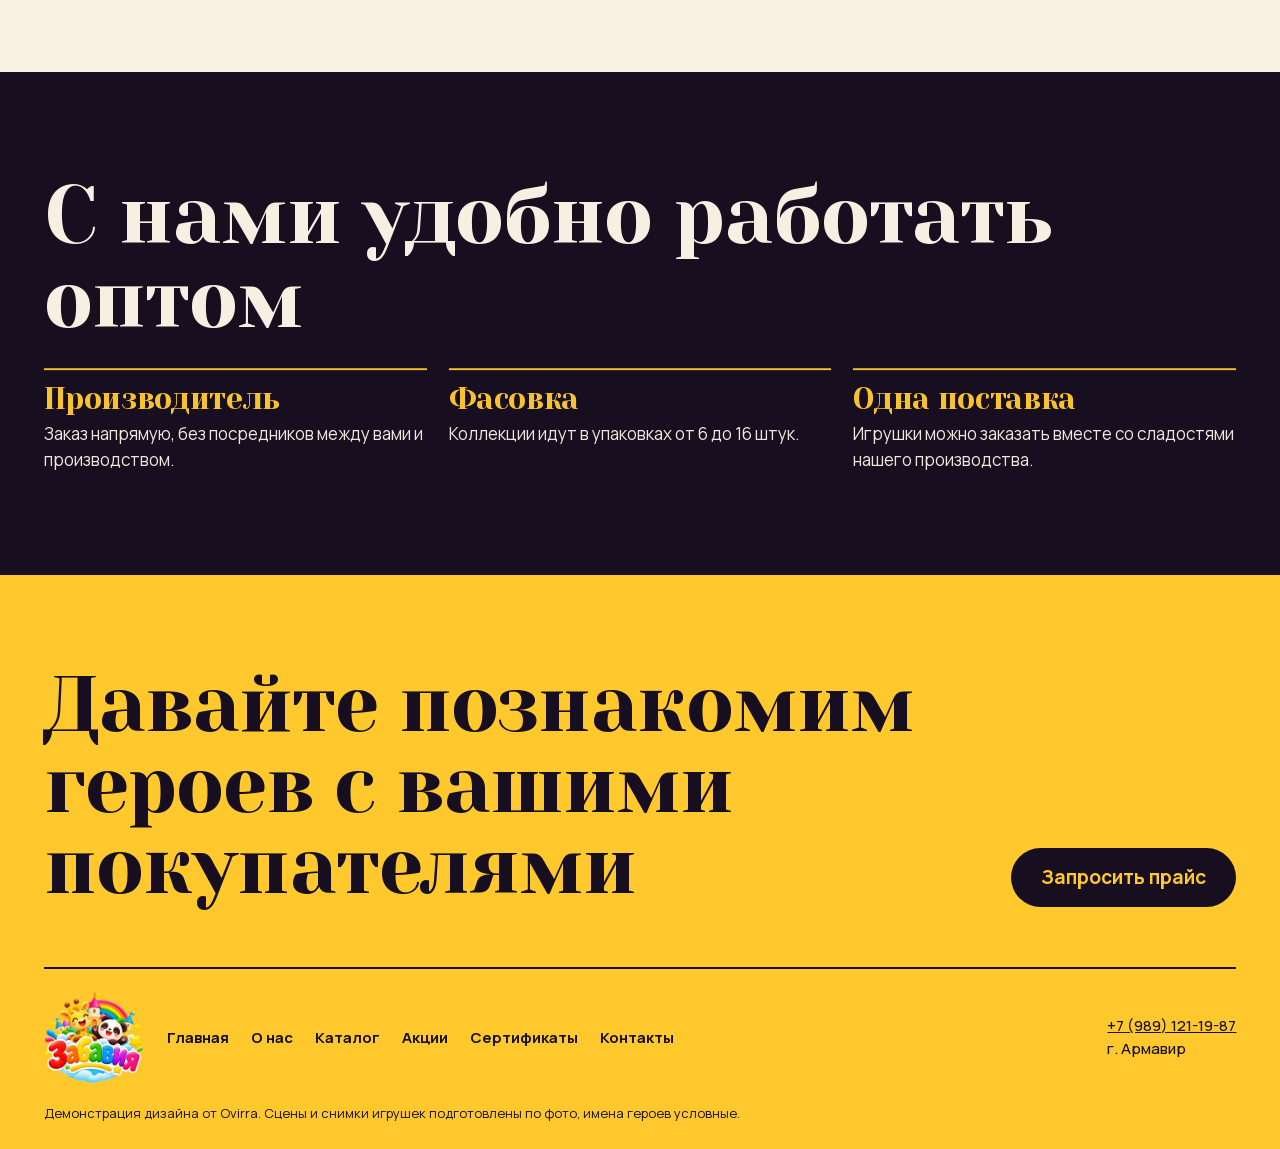
<file: o-nas.html>
<!DOCTYPE html>
<html lang="ru" data-build="2611081438">
<head>
<meta charset="utf-8">
<script>(function(){var V='2611081438';try{fetch(location.pathname+'?nc='+Date.now(),{cache:'no-store'}).then(function(r){return r.text()}).then(function(t){var m=t.match(/data-build="(\d+)"/);if(m&&m[1]!==V){var u=new URL(location.href);if(u.searchParams.get('b')===m[1])return;u.searchParams.set('b',m[1]);location.replace(u.toString())}})}catch(e){}})()</script>
<meta name="viewport" content="width=device-width,initial-scale=1">
<meta name="robots" content="noindex,nofollow">
<title>О нас: производство Забавии</title>
<meta name="description" content="О производстве игрушек Забавия, Армавир.">
<link rel="icon" href="assets/img/logo-s.webp" type="image/webp">
<link rel="stylesheet" href="assets/fonts/fonts.css?v=2611081438">
<link rel="stylesheet" href="assets/site.css?v=2611081438">
</head>
<body class="">
<header class="top" id="top"><div class="wrap top-in"><a class="brand" href="index.html" aria-label="Забавия, на главную"><img src="assets/img/logo-s.webp" alt="Забавия" width="120" height="104"></a>
<nav class="nav" aria-label="Основное меню"><a href="index.html">Главная</a><a href="o-nas.html" aria-current="page">О нас</a><a href="katalog.html">Каталог</a><a href="akcii.html">Акции</a><a href="sertifikaty.html">Сертификаты</a><a href="kontakty.html">Контакты</a></nav>
<a class="tel" href="tel:+79891211987">+7 (989) 121-19-87</a><a class="pill" href="kontakty.html">Запросить прайс</a>
<button class="burger" id="burger" aria-label="Открыть меню" aria-expanded="false"><i></i><i></i></button></div></header>
<div class="menu" id="menu"><nav aria-label="Меню для телефона"><a href="index.html">Главная</a><a href="o-nas.html" aria-current="page">О нас</a><a href="katalog.html">Каталог</a><a href="akcii.html">Акции</a><a href="sertifikaty.html">Сертификаты</a><a href="kontakty.html">Контакты</a></nav><a class="tel2" href="tel:+79891211987">+7 (989) 121-19-87</a></div>
<main><section class="sub with-pic"><div class="sub-pic"><img src="assets/img/scenes/bench.webp" alt=""></div><div class="wrap"><p class="kick">О нас</p><h1 class="d">Где рождаются герои</h1><p class="lead">Мы производственная компания из Армавира и работаем с оптовыми покупателями. Начинали со снеков и сладостей: кукурузных палочек, сахарной ваты, попкорна и монпансье. Теперь у нас своё производство игрушек.</p></div></section>
<section class="mani short"><div class="wrap"><p class="d words" id="words">Магазину важно, чтобы игрушка ярко смотрелась на полке, а поставка была предсказуемой. Поэтому мы делаем её сами и не передаём эту работу никому.</p></div></section>
<section class="steps"><div class="wrap"><p class="kick">Как мы работаем</p><article class="step rv"><span class="stepn d">1</span><div><h2 class="d">Модель</h2><p>Придумываем героя и его характер, продумываем, как он будет двигаться и стоять.</p></div><img src="assets/img/scenes/dragons-w.webp" alt="" loading="lazy"></article><article class="step rv"><span class="stepn d">2</span><div><h2 class="d">Печать</h2><p>Собираем игрушку по слоям: так получается фактура перьев, чешуи и шерсти.</p></div><img src="assets/img/scenes/bench.webp" alt="" loading="lazy"></article><article class="step rv"><span class="stepn d">3</span><div><h2 class="d">Проверка</h2><p>Каждый сустав должен двигаться. Проверяем руками, прежде чем герой отправится дальше.</p></div><img src="assets/img/scenes/dragon-full.webp" alt="" loading="lazy"></article><article class="step rv"><span class="stepn d">4</span><div><h2 class="d">Упаковка</h2><p>Собираем коллекции в коробки от 6 до 16 штук, чтобы магазину было удобно заказывать.</p></div><img src="assets/img/scenes/boxes.webp" alt="" loading="lazy"></article></div></section>
<section class="why"><div class="wrap"><h2 class="d rv">С нами удобно работать оптом</h2><div class="why-g"><div class="rv"><b class="d">Производитель</b><p>Заказ напрямую, без посредников между вами и производством.</p></div><div class="rv"><b class="d">Фасовка</b><p>Коллекции идут в упаковках от 6 до 16 штук.</p></div><div class="rv"><b class="d">Одна поставка</b><p>Игрушки можно заказать вместе со сладостями нашего производства.</p></div></div></div></section></main>
<footer class="foot"><div class="wrap">
 <div class="foot-big"><p class="d">Давайте познакомим героев с&nbsp;вашими покупателями</p><a class="pill big" href="kontakty.html">Запросить прайс</a></div>
 <div class="foot-grid"><img src="assets/img/logo-s.webp" alt="Забавия" width="150" height="130" loading="lazy"><nav aria-label="Меню в подвале"><a href="index.html">Главная</a><a href="o-nas.html" aria-current="page">О нас</a><a href="katalog.html">Каталог</a><a href="akcii.html">Акции</a><a href="sertifikaty.html">Сертификаты</a><a href="kontakty.html">Контакты</a></nav><div><a href="tel:+79891211987">+7 (989) 121-19-87</a><br>г. Армавир</div></div>
 <p class="note">Демонстрация дизайна от Ovirra. Сцены и снимки игрушек подготовлены по фото, имена героев условные.</p>
</div></footer>
<script src="assets/js/gsap.min.js?v=2611081438"></script><script src="assets/js/ScrollTrigger.min.js?v=2611081438"></script><script src="assets/js/lenis.min.js?v=2611081438"></script><script src="assets/js/site.js?v=2611081438"></script>
</body></html>
</file>
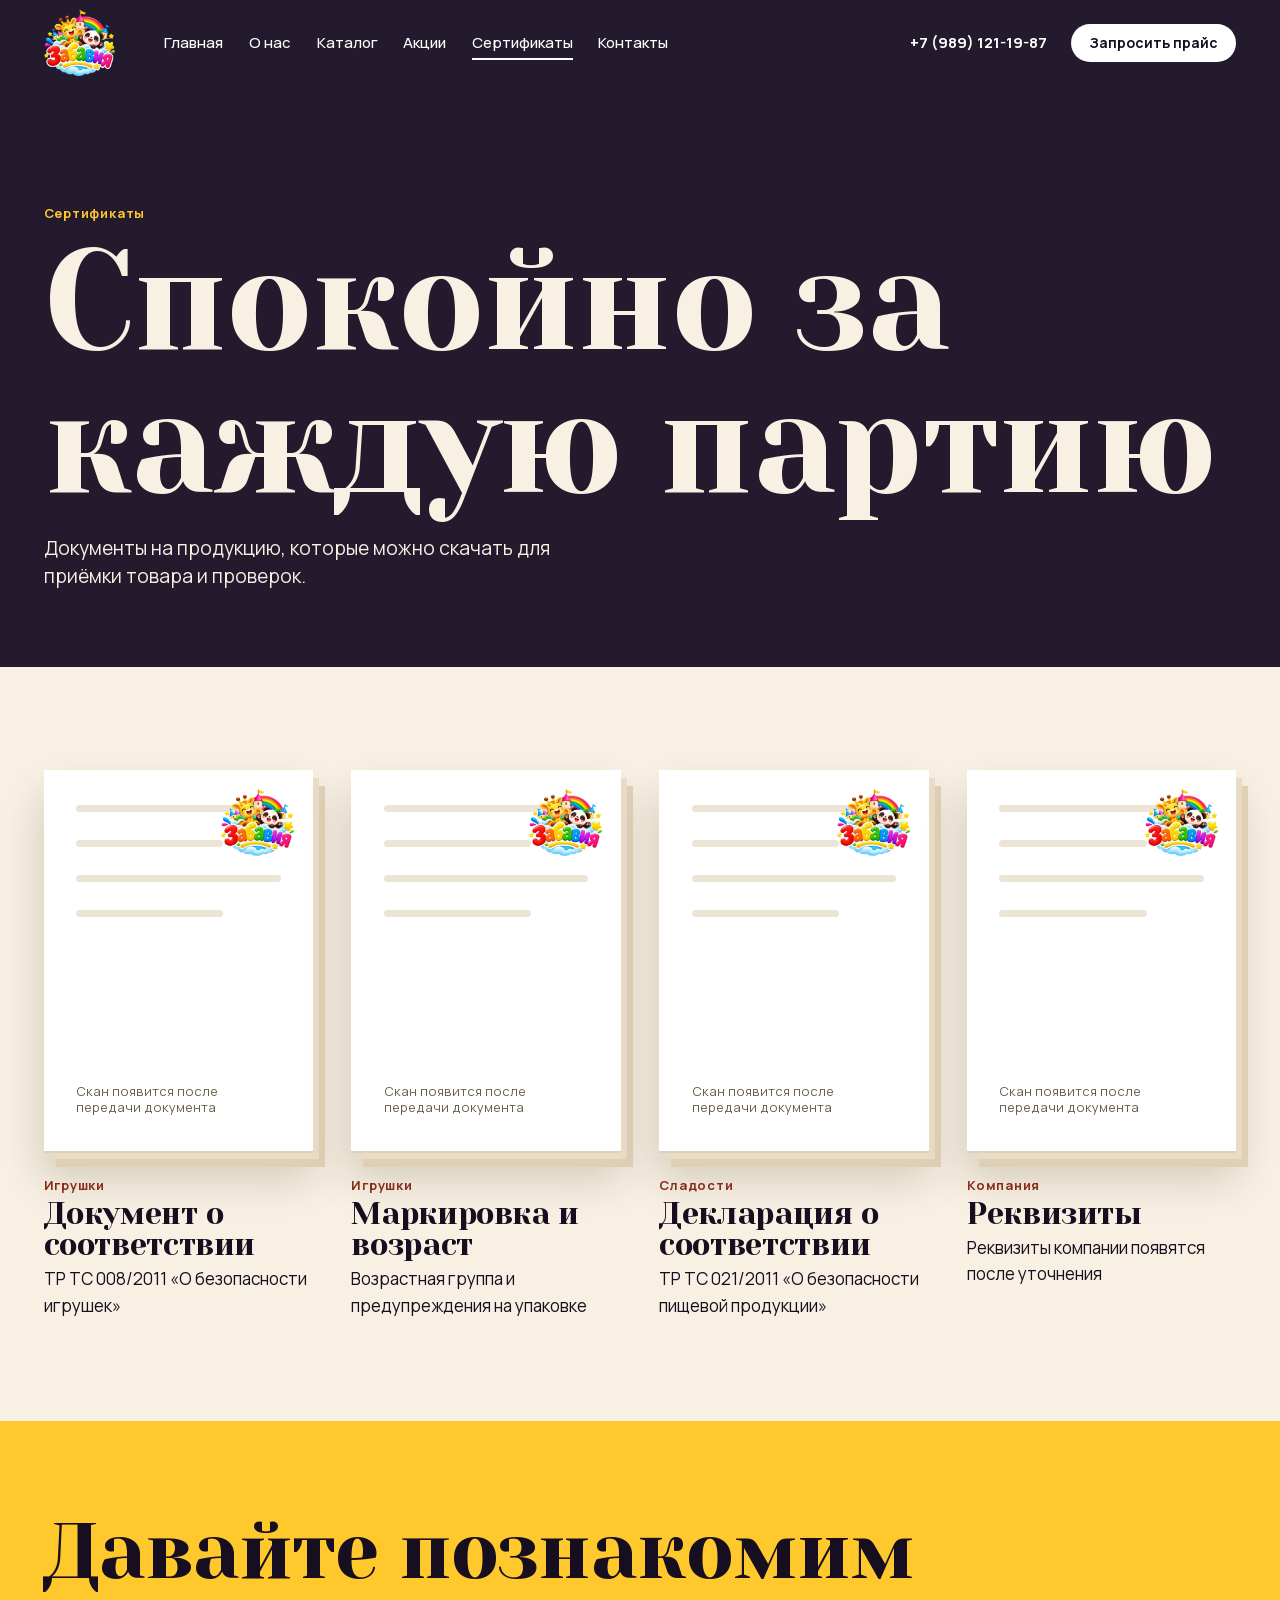
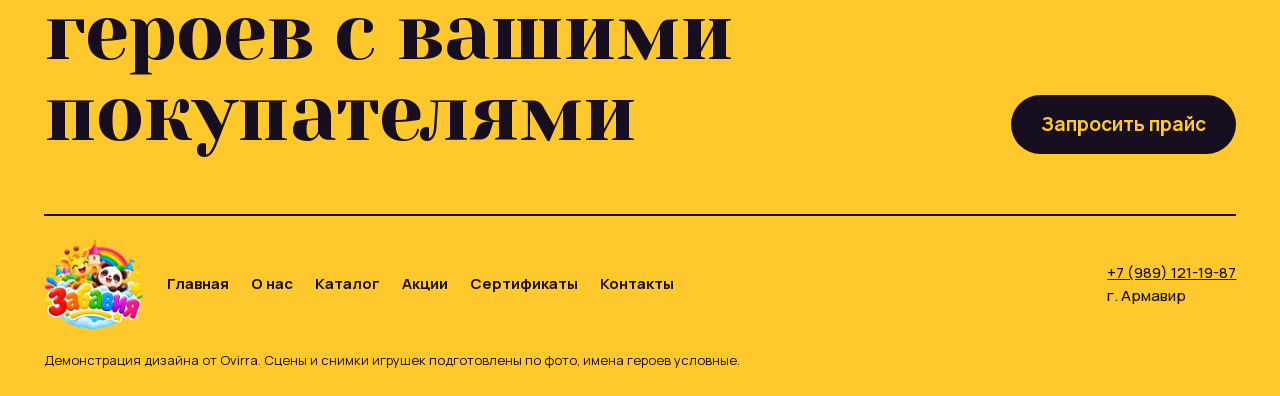
<file: sertifikaty.html>
<!DOCTYPE html>
<html lang="ru" data-build="2611081438">
<head>
<meta charset="utf-8">
<script>(function(){var V='2611081438';try{fetch(location.pathname+'?nc='+Date.now(),{cache:'no-store'}).then(function(r){return r.text()}).then(function(t){var m=t.match(/data-build="(\d+)"/);if(m&&m[1]!==V){var u=new URL(location.href);if(u.searchParams.get('b')===m[1])return;u.searchParams.set('b',m[1]);location.replace(u.toString())}})}catch(e){}})()</script>
<meta name="viewport" content="width=device-width,initial-scale=1">
<meta name="robots" content="noindex,nofollow">
<title>Сертификаты Забавии</title>
<meta name="description" content="Сертификаты и документы на продукцию Забавия.">
<link rel="icon" href="assets/img/logo-s.webp" type="image/webp">
<link rel="stylesheet" href="assets/fonts/fonts.css?v=2611081438">
<link rel="stylesheet" href="assets/site.css?v=2611081438">
</head>
<body class="">
<header class="top" id="top"><div class="wrap top-in"><a class="brand" href="index.html" aria-label="Забавия, на главную"><img src="assets/img/logo-s.webp" alt="Забавия" width="120" height="104"></a>
<nav class="nav" aria-label="Основное меню"><a href="index.html">Главная</a><a href="o-nas.html">О нас</a><a href="katalog.html">Каталог</a><a href="akcii.html">Акции</a><a href="sertifikaty.html" aria-current="page">Сертификаты</a><a href="kontakty.html">Контакты</a></nav>
<a class="tel" href="tel:+79891211987">+7 (989) 121-19-87</a><a class="pill" href="kontakty.html">Запросить прайс</a>
<button class="burger" id="burger" aria-label="Открыть меню" aria-expanded="false"><i></i><i></i></button></div></header>
<div class="menu" id="menu"><nav aria-label="Меню для телефона"><a href="index.html">Главная</a><a href="o-nas.html">О нас</a><a href="katalog.html">Каталог</a><a href="akcii.html">Акции</a><a href="sertifikaty.html" aria-current="page">Сертификаты</a><a href="kontakty.html">Контакты</a></nav><a class="tel2" href="tel:+79891211987">+7 (989) 121-19-87</a></div>
<main><section class="sub"><div class="wrap"><p class="kick">Сертификаты</p><h1 class="d">Спокойно за каждую партию</h1><p class="lead">Документы на продукцию, которые можно скачать для приёмки товара и проверок.</p></div></section><section class="docs"><div class="wrap docs-g"><article class="doc rv"><div class="sheet"><img class="seal" src="assets/img/logo-s.webp" alt="" loading="lazy"><i></i><i></i><i></i><i></i><em>Скан появится после передачи документа</em></div><p class="kick">Игрушки</p><h2 class="d">Документ о соответствии</h2><p>ТР ТС 008/2011 «О безопасности игрушек»</p></article><article class="doc rv"><div class="sheet"><img class="seal" src="assets/img/logo-s.webp" alt="" loading="lazy"><i></i><i></i><i></i><i></i><em>Скан появится после передачи документа</em></div><p class="kick">Игрушки</p><h2 class="d">Маркировка и возраст</h2><p>Возрастная группа и предупреждения на упаковке</p></article><article class="doc rv"><div class="sheet"><img class="seal" src="assets/img/logo-s.webp" alt="" loading="lazy"><i></i><i></i><i></i><i></i><em>Скан появится после передачи документа</em></div><p class="kick">Сладости</p><h2 class="d">Декларация о соответствии</h2><p>ТР ТС 021/2011 «О безопасности пищевой продукции»</p></article><article class="doc rv"><div class="sheet"><img class="seal" src="assets/img/logo-s.webp" alt="" loading="lazy"><i></i><i></i><i></i><i></i><em>Скан появится после передачи документа</em></div><p class="kick">Компания</p><h2 class="d">Реквизиты</h2><p>Реквизиты компании появятся после уточнения</p></article></div></section></main>
<footer class="foot"><div class="wrap">
 <div class="foot-big"><p class="d">Давайте познакомим героев с&nbsp;вашими покупателями</p><a class="pill big" href="kontakty.html">Запросить прайс</a></div>
 <div class="foot-grid"><img src="assets/img/logo-s.webp" alt="Забавия" width="150" height="130" loading="lazy"><nav aria-label="Меню в подвале"><a href="index.html">Главная</a><a href="o-nas.html">О нас</a><a href="katalog.html">Каталог</a><a href="akcii.html">Акции</a><a href="sertifikaty.html" aria-current="page">Сертификаты</a><a href="kontakty.html">Контакты</a></nav><div><a href="tel:+79891211987">+7 (989) 121-19-87</a><br>г. Армавир</div></div>
 <p class="note">Демонстрация дизайна от Ovirra. Сцены и снимки игрушек подготовлены по фото, имена героев условные.</p>
</div></footer>
<script src="assets/js/gsap.min.js?v=2611081438"></script><script src="assets/js/ScrollTrigger.min.js?v=2611081438"></script><script src="assets/js/lenis.min.js?v=2611081438"></script><script src="assets/js/site.js?v=2611081438"></script>
</body></html>
</file>
<file: assets/fonts/fonts.css>
@font-face {
  font-family: 'Yeseva One';
  font-style: normal;
  font-weight: 400;
  font-display: swap;
  src: url(737e2e92c5.woff2) format('woff2');
  unicode-range: U+0301, U+0400-045F, U+0490-0491, U+04B0-04B1, U+2116;
}
@font-face {
  font-family: 'Yeseva One';
  font-style: normal;
  font-weight: 400;
  font-display: swap;
  src: url(e26a1e73f1.woff2) format('woff2');
  unicode-range: U+0000-00FF, U+0131, U+0152-0153, U+02BB-02BC, U+02C6, U+02DA, U+02DC, U+0304, U+0308, U+0329, U+2000-206F, U+20AC, U+2122, U+2191, U+2193, U+2212, U+2215, U+FEFF, U+FFFD;
}
@font-face {
  font-family: 'Manrope';
  font-style: normal;
  font-weight: 400;
  font-display: swap;
  src: url(9ae50d302d.woff2) format('woff2');
  unicode-range: U+0301, U+0400-045F, U+0490-0491, U+04B0-04B1, U+2116;
}
@font-face {
  font-family: 'Manrope';
  font-style: normal;
  font-weight: 400;
  font-display: swap;
  src: url(f00cccc40e.woff2) format('woff2');
  unicode-range: U+0000-00FF, U+0131, U+0152-0153, U+02BB-02BC, U+02C6, U+02DA, U+02DC, U+0304, U+0308, U+0329, U+2000-206F, U+20AC, U+2122, U+2191, U+2193, U+2212, U+2215, U+FEFF, U+FFFD;
}
@font-face {
  font-family: 'Manrope';
  font-style: normal;
  font-weight: 500;
  font-display: swap;
  src: url(9ae50d302d.woff2) format('woff2');
  unicode-range: U+0301, U+0400-045F, U+0490-0491, U+04B0-04B1, U+2116;
}
@font-face {
  font-family: 'Manrope';
  font-style: normal;
  font-weight: 500;
  font-display: swap;
  src: url(f00cccc40e.woff2) format('woff2');
  unicode-range: U+0000-00FF, U+0131, U+0152-0153, U+02BB-02BC, U+02C6, U+02DA, U+02DC, U+0304, U+0308, U+0329, U+2000-206F, U+20AC, U+2122, U+2191, U+2193, U+2212, U+2215, U+FEFF, U+FFFD;
}
@font-face {
  font-family: 'Manrope';
  font-style: normal;
  font-weight: 700;
  font-display: swap;
  src: url(9ae50d302d.woff2) format('woff2');
  unicode-range: U+0301, U+0400-045F, U+0490-0491, U+04B0-04B1, U+2116;
}
@font-face {
  font-family: 'Manrope';
  font-style: normal;
  font-weight: 700;
  font-display: swap;
  src: url(f00cccc40e.woff2) format('woff2');
  unicode-range: U+0000-00FF, U+0131, U+0152-0153, U+02BB-02BC, U+02C6, U+02DA, U+02DC, U+0304, U+0308, U+0329, U+2000-206F, U+20AC, U+2122, U+2191, U+2193, U+2212, U+2215, U+FEFF, U+FFFD;
}
@font-face {
  font-family: 'Manrope';
  font-style: normal;
  font-weight: 800;
  font-display: swap;
  src: url(9ae50d302d.woff2) format('woff2');
  unicode-range: U+0301, U+0400-045F, U+0490-0491, U+04B0-04B1, U+2116;
}
@font-face {
  font-family: 'Manrope';
  font-style: normal;
  font-weight: 800;
  font-display: swap;
  src: url(f00cccc40e.woff2) format('woff2');
  unicode-range: U+0000-00FF, U+0131, U+0152-0153, U+02BB-02BC, U+02C6, U+02DA, U+02DC, U+0304, U+0308, U+0329, U+2000-206F, U+20AC, U+2122, U+2191, U+2193, U+2212, U+2215, U+FEFF, U+FFFD;
}
</file>
<file: assets/site.css>
/* Забавия. Идея: дом дизайнерских игрушек. Тёмный баклажан и крем как рама, каждая коллекция приносит свой цвет. */
:root{--ink:#170f1f;--ink2:#241a2e;--cream:#f7f0e3;--sun:#ffc92e;--hot:#ff5a36;--line:rgba(247,240,227,.2);
 --d:'Yeseva One',Georgia,serif;--b:'Manrope',system-ui,sans-serif;--hfg:#fff}
*{box-sizing:border-box;margin:0}
html{background:var(--ink)}
body{font:400 17px/1.55 var(--b);color:var(--cream);background:var(--ink);overflow-x:clip;-webkit-font-smoothing:antialiased}
img{display:block;max-width:100%;height:auto}
a{color:inherit}
button{font:inherit;color:inherit;background:none;border:0;cursor:pointer;padding:0}
:focus-visible{outline:3px solid var(--sun);outline-offset:3px;border-radius:3px}
.d{font-family:var(--d);font-weight:400;letter-spacing:-.012em;line-height:1.02}
.wrap{max-width:1360px;margin:auto;padding:0 clamp(18px,3.4vw,48px)}
.kick{font:700 13px/1.3 var(--b);letter-spacing:.06em;color:var(--ac,var(--sun))}
.lead{font-size:clamp(17px,1.5vw,21px);line-height:1.45;max-width:46ch}
.pill{display:inline-block;font:700 15px/1 var(--b);padding:15px 22px;border-radius:40px;text-decoration:none;white-space:nowrap;transition:transform .25s cubic-bezier(.2,1.5,.4,1),background .2s,color .2s}
.pill:hover{transform:translateY(-2px) scale(1.02)}
.pill.solid{background:var(--ac,var(--sun));color:var(--bg,var(--ink))}
.pill.line{border:1.5px solid currentColor}
.pill.big{background:var(--ink);color:var(--sun);font-size:clamp(17px,1.5vw,20px);padding:20px 30px}

/* шапка */
.top{position:fixed;left:0;right:0;top:0;z-index:50;color:var(--hfg);transition:background .3s,color .4s}
.top-in{display:flex;align-items:center;gap:24px;padding-top:10px;padding-bottom:10px;transition:padding .3s}
.top.solid{background:rgba(23,15,31,.93);color:var(--cream);backdrop-filter:blur(10px)}
.top.solid .top-in{padding-top:5px;padding-bottom:5px}
.brand img{width:auto;height:66px;transition:height .3s}
.top.solid .brand img{height:50px}
.nav{display:flex;gap:clamp(14px,2vw,28px);margin-left:clamp(10px,2vw,36px);font-weight:500;font-size:15px}
.nav a{text-decoration:none;position:relative;padding:5px 0}
.nav a::after{content:"";position:absolute;left:0;right:100%;bottom:0;height:2px;background:currentColor;transition:right .28s}
.nav a:hover::after,.nav a[aria-current]::after{right:0}
.tel{margin-left:auto;font-weight:700;font-size:15px;text-decoration:none;white-space:nowrap}
.top-in .pill{background:var(--hfg);color:var(--hbg,var(--ink));padding:12px 18px;font-size:14px}
.top.solid .top-in .pill{background:var(--sun);color:var(--ink)}
.burger{display:none;width:44px;height:44px;margin-left:auto;position:relative}
.burger i{position:absolute;left:9px;right:9px;height:2.5px;background:currentColor;transition:.25s}
.burger i:first-child{top:16px}.burger i:last-child{top:26px}
.burger[aria-expanded=true] i:first-child{top:21px;transform:rotate(45deg)}
.burger[aria-expanded=true] i:last-child{top:21px;transform:rotate(-45deg)}
.menu{position:fixed;inset:0;z-index:45;background:var(--ink);display:flex;flex-direction:column;justify-content:center;gap:20px;padding:86px 22px 26px;transform:translateY(-102%);visibility:hidden;transition:transform .42s cubic-bezier(.7,0,.2,1),visibility .42s}
.menu.on{transform:none;visibility:visible}
.menu nav{display:grid;gap:4px}
.menu nav a{font:400 clamp(38px,11vw,60px)/1.12 var(--d);text-decoration:none}
.menu nav a[aria-current]{color:var(--sun)}
.tel2{font-weight:700;font-size:19px;margin-top:10px;text-decoration:none;color:var(--sun)}
@media(max-width:1120px){.nav,.tel,.top-in>.pill{display:none}.burger{display:block}.brand img{height:56px}}

/* главный слайдер */
.hero{position:relative;height:100vh;height:100svh;min-height:600px;overflow:hidden;background:var(--ink)}
.slide{position:absolute;inset:0;visibility:hidden;background:var(--bg);color:var(--fg)}
.slide.on{visibility:visible;z-index:2}
.slide.next{visibility:visible;z-index:3}
.slide picture,.slide>picture img{position:absolute;inset:0;width:100%;height:100%}
.slide picture img{object-fit:cover;object-position:50% 58%}
.slide-tx{position:absolute;left:max(clamp(18px,3.4vw,48px),calc(50% - 680px + clamp(18px,3.4vw,48px)));bottom:clamp(88px,12vh,130px);max-width:min(47vw,720px);z-index:2}
.ttl{font-size:clamp(70px,8.8vw,158px);overflow:hidden;line-height:1.08;margin:6px 0 12px;padding-bottom:.04em}
.ttl span{display:block}
@media(min-width:761px){.ttl.long{font-size:clamp(60px,7vw,124px)}}
.slide-tx .lead{margin-bottom:20px;max-width:34ch}
.slide-tx .kick{color:var(--fg)}
.dots{position:absolute;left:max(clamp(18px,3.4vw,48px),calc(50% - 680px + clamp(18px,3.4vw,48px)));right:max(clamp(18px,3.4vw,48px),calc(50% - 680px + clamp(18px,3.4vw,48px)));bottom:clamp(18px,3vh,30px);z-index:5;display:grid;grid-template-columns:repeat(6,1fr);gap:12px;color:var(--hfg)}
.dots button{text-align:left;font-weight:700;font-size:14px;opacity:.72;transition:opacity .2s;min-width:0}
.dots button.on,.dots button:hover{opacity:1}
.dots i{display:block;height:3px;margin-top:8px;background:color-mix(in srgb,currentColor 28%,transparent);position:relative;overflow:hidden}
.dots i::after{content:"";position:absolute;inset:0;background:currentColor;transform:scaleX(0);transform-origin:left}
.dots button.on i::after{animation:prog 6.5s linear forwards}
@keyframes prog{to{transform:none}}
/* на очень широком экране сцена не растягивается: игрушки целиком, края уходят в цвет коллекции */
@media(min-aspect-ratio:8/5){.slide picture{left:max(0px,calc(50% - 560px));right:0;width:auto;max-width:160vh;-webkit-mask-image:linear-gradient(90deg,transparent,#000 9%,#000 91%,transparent);mask-image:linear-gradient(90deg,transparent,#000 9%,#000 91%,transparent)}.slide picture img{object-position:50% 50%}}
@media(max-width:760px),(max-aspect-ratio:1/1){
 .slide picture img{position:absolute;inset:auto 0 0 0;width:100%;height:auto;object-fit:contain;-webkit-mask-image:linear-gradient(transparent,#000 16%);mask-image:linear-gradient(transparent,#000 16%)}
 .slide-tx{left:max(clamp(18px,3.4vw,48px),calc(50% - 680px + clamp(18px,3.4vw,48px)));right:max(clamp(18px,3.4vw,48px),calc(50% - 680px + clamp(18px,3.4vw,48px)));top:96px;bottom:auto;max-width:none}
 .ttl{font-size:min(17.2vw,120px);margin:4px 0 8px}
 .dots{grid-template-columns:repeat(6,1fr);gap:6px}
}
@media(max-width:760px){.slide-tx .lead{display:none}.dots span{display:none}}

/* манифест */
.mani{padding:clamp(70px,12vw,170px) 0;background:var(--ink)}
.mani.short{padding:clamp(60px,9vw,120px) 0}
.words{font-size:clamp(36px,5.7vw,92px);line-height:1.1;margin-top:18px}
.words span{transition:none}

/* горизонтальная лента */
.band{background:var(--ink);overflow:hidden}
.track{display:flex;width:max-content}
.panel{flex:none;width:min(92vw,1320px);height:100vh;height:100svh;min-height:620px;background:var(--bg);color:var(--fg);padding:clamp(84px,11vh,110px) clamp(22px,3.4vw,52px) clamp(22px,4vh,40px);display:flex;flex-direction:column;position:relative;overflow:hidden;text-decoration:none}
.panel .kick{color:var(--fg)}
.pname{font-size:clamp(70px,12.5vw,190px);line-height:1;margin-top:4px}
.panel:has(.stag) .pname{font-size:clamp(64px,min(9vw,15vh),150px);line-height:.95}
.lineup{flex:1;min-height:0;display:flex;align-items:flex-end;justify-content:center;gap:clamp(6px,1vw,16px);--h:min(44vh,calc((min(92vw,1320px) - 110px - (var(--count) - 1) * 16px) / var(--sum)))}
.lineup.stag{container-type:size;--h:min(calc(100cqh / 1.74),calc(100cqw / var(--sum)));flex-direction:column;align-items:center;justify-content:flex-end;gap:0}
.lineup .lr{display:flex;align-items:flex-end;justify-content:center;gap:clamp(22px,3.4vw,64px)}
.lineup .lr.f{margin-top:calc(var(--h) * -.28);position:relative;z-index:1}
.lineup .lr.b.sh{transform:translateX(calc(var(--h) * -.28))}
.lineup .lr.f.sh{transform:translateX(calc(var(--h) * .28))}
.lineup.stag.even{--h:min(calc(100cqh / 2.04),calc(100cqw / var(--sum)))}
.lineup.even .lr{width:100%;justify-content:space-evenly}
.lineup.stag.gap{--h:min(calc(100cqh / 2.06),calc(100cqw / var(--sum)))}
.lineup.gap .lr.f{margin-top:calc(var(--h) * .04)}
.lineup.even .lr.f{margin-top:calc(var(--h) * .04)}
.lineup.even .lr.b.sh{transform:translateX(-7%)}
.lineup.even .lr.f.sh{transform:translateX(7%)}

.lineup img{flex:none;width:auto;transition:transform .5s cubic-bezier(.2,1.7,.4,1);filter:drop-shadow(0 18px 14px rgba(0,0,0,.34))}
.panel:hover .lineup img:nth-child(2n){transform:translateY(-10px)}
.go{font-weight:700;align-self:flex-end;margin-top:10px;position:relative;z-index:2}
.panel.intro{--bg:var(--sun);--fg:var(--ink);width:min(60vw,720px);justify-content:center;gap:18px}
.panel.intro .d{font-size:clamp(54px,7.2vw,118px)}
@media(max-width:760px),(max-aspect-ratio:1/1){
 .track{flex-direction:column;width:100%}
 .panel,.panel.intro{width:100%;height:auto;min-height:0;padding:44px 18px 26px}
 .lineup{flex:none;flex-wrap:wrap;margin:10px 0;gap:8px 6px;--h:27vw}
 .lineup.stag{flex-wrap:nowrap;gap:0;container-type:normal;--h:calc((100vw - 56px) / var(--sum))}
 .lineup .lr{gap:10px}
 .pname{font-size:min(17.2vw,120px)}
 .panel.intro .d{font-size:min(14vw,96px)}
}

/* парад героев */
.roll{background:var(--cream);color:var(--ink);padding:clamp(60px,9vw,120px) 0 clamp(48px,6vw,80px);overflow:hidden}
.roll h2{font-size:clamp(50px,8.6vw,140px)}
.marq{margin-top:clamp(20px,3vw,40px)}
.marq-in{display:flex;gap:clamp(18px,3vw,44px);width:max-content;animation:marq 62s linear infinite;align-items:flex-end}
.marq:hover .marq-in{animation-play-state:paused}
@keyframes marq{to{transform:translateX(-50%)}}
.marq figure{flex:none;margin:0;text-align:center;font-weight:700;font-size:14px}
.marq img{height:clamp(130px,17vw,240px);width:auto;transition:transform .4s cubic-bezier(.2,1.8,.4,1);transform-origin:50% 100%}
.marq figure:hover img{transform:translateY(-12px) rotate(-3deg) scale(1.06)}
.marq figcaption{margin-top:8px}

/* о производстве */
.about{background:var(--ink);padding:clamp(70px,10vw,140px) 0}
.about-g{display:grid;gap:clamp(26px,5vw,76px);align-items:center}
@media(min-width:900px){.about-g{grid-template-columns:1.15fr 1fr}}
.pic{overflow:hidden;border-radius:6px}
.pic img{width:100%;aspect-ratio:3/2;object-fit:cover}
.about h2{font-size:clamp(46px,6.4vw,104px);margin:8px 0 18px}
.nums{display:grid;grid-template-columns:repeat(3,auto);justify-content:space-between;gap:14px;margin:26px 0;padding:18px 0;border-top:1px solid var(--line);border-bottom:1px solid var(--line)}
.nums b{display:block;font:400 clamp(38px,4.4vw,66px)/1 var(--d);color:var(--sun);font-variant-numeric:tabular-nums}
.nums span{font-size:14px}
.duo{display:grid}
@media(min-width:860px){.duo{grid-template-columns:1.5fr 1fr}}
.duo a{text-decoration:none;position:relative;min-height:clamp(300px,36vw,500px);display:flex;align-items:flex-end;padding:clamp(22px,3vw,44px);overflow:hidden}
.duo .d{font-size:clamp(42px,4.5vw,78px);margin-top:6px}.duo-a .d{max-width:6.6em;font-size:clamp(42px,3.7vw,62px)}
.duo-a{background:#efdfc6;color:var(--ink)}
.duo-a img{position:absolute;inset:0;width:100%;height:100%;object-fit:cover;transition:transform .7s}
.duo-a:hover img{transform:scale(1.04)}
.duo-a>div{position:relative}
@media(max-width:860px){.duo a.duo-a{min-height:440px;align-items:flex-start}.duo-a img{object-position:78% 100%}}
.duo-a .kick{color:var(--ink)}
.duo a.duo-b{background:var(--hot);color:var(--ink);flex-direction:column;align-items:flex-start;justify-content:flex-end;gap:8px}
.duo-b .kick{color:var(--ink)}

/* подвал */
.foot{background:var(--sun);color:var(--ink);padding:clamp(50px,7vw,100px) 0 26px}
.foot-big{display:flex;flex-wrap:wrap;gap:22px 40px;align-items:flex-end;justify-content:space-between}
.foot-big .d{font-size:clamp(40px,6.2vw,104px);max-width:15em;flex:1 1 560px}
.foot-grid{display:grid;grid-template-columns:auto 1fr auto;gap:24px;align-items:center;margin-top:clamp(30px,5vw,60px);padding-top:22px;border-top:2px solid var(--ink)}
.foot-grid img{height:92px;width:auto}
.foot-grid nav{display:flex;flex-wrap:wrap;gap:6px 22px;font-weight:700;font-size:15px}
.foot-grid nav a{text-decoration:none}
.foot-grid div{font-size:15px;font-weight:500}
.note{font-size:13px;margin-top:20px}
@media(max-width:760px){.foot-grid{grid-template-columns:1fr}}

/* подстраницы */
.sub{position:relative;padding:clamp(140px,16vw,220px) 0 clamp(46px,6vw,80px);background:var(--ink2);overflow:hidden}
.sub h1{font-size:clamp(60px,11vw,184px);margin:8px 0 18px}
.sub.with-pic{min-height:min(92vh,780px);display:flex;align-items:flex-end}
.sub.with-pic .wrap{position:relative;width:100%;margin:0 auto}
.sub.with-pic h1,.sub.with-pic .lead{text-shadow:0 2px 14px rgba(0,0,0,.65);max-width:min(48vw,720px)}
.sub.with-pic h1{font-size:clamp(52px,6.2vw,104px)}
.sub.with-pic h1{max-width:6.4em}
@media(max-width:760px),(max-aspect-ratio:1/1){.sub-pic::after{background:linear-gradient(180deg,rgba(23,15,31,.2),rgba(23,15,31,.2) 30%,rgba(23,15,31,.92) 66%)}.sub.with-pic h1,.sub.with-pic .lead{max-width:none}.sub.with-pic h1{font-size:min(14.5vw,100px)}.sub-pic img{object-position:72% 50%}}
.sub-pic{position:absolute;inset:0}
/* планшет вертикально: сцена сверху целиком, текст под ней, а не поверх игрушек */
@media(min-width:761px) and (max-aspect-ratio:1/1){.sub.with-pic{min-height:0;padding-top:calc(60vw - 30px)}.sub-pic{bottom:auto;height:60vw}.sub-pic img{object-position:50% 50%!important}.sub-pic::after{background:linear-gradient(180deg,rgba(23,15,31,.25),transparent 35%,transparent 70%,var(--ink2))!important}.sub.with-pic h1,.sub.with-pic .lead{text-shadow:none}}
@media(min-width:1501px){.coll-hero picture{left:calc(50% - 560px)!important}.sub-pic{left:calc(50% - 400px)!important}.sub-pic,.coll-hero picture{right:0!important;width:auto!important;max-width:1500px;-webkit-mask-image:linear-gradient(90deg,transparent,#000 9%,#000 91%,transparent);mask-image:linear-gradient(90deg,transparent,#000 9%,#000 91%,transparent)}.sub.with-pic h1,.sub.with-pic .lead{max-width:600px}}
.sub-pic img{width:100%;height:100%;object-fit:cover}
.sub-pic::after{content:"";position:absolute;inset:0;background:linear-gradient(180deg,rgba(23,15,31,.25),rgba(23,15,31,.1) 40%,rgba(23,15,31,.82))}

/* шаги */
.steps{background:var(--cream);color:var(--ink);padding:clamp(60px,8vw,110px) 0}
.steps .kick{color:var(--ink)}
.step{display:grid;grid-template-columns:auto 1fr;gap:6px clamp(18px,3vw,40px);padding:clamp(22px,3vw,38px) 0;border-top:2px solid var(--ink);align-items:start;margin-top:14px}
.stepn{font-size:clamp(70px,9vw,140px);line-height:.9;color:var(--hot)}
.step h2{font-size:clamp(34px,4.6vw,72px)}
.step p{max-width:46ch;margin-top:8px}
.step img{grid-column:1/3;width:100%;aspect-ratio:21/8;object-fit:cover;margin-top:14px;border-radius:5px}
@media(min-width:900px){.step{grid-template-columns:auto 1fr 1.25fr}.step img{grid-column:3;grid-row:1;margin:0;aspect-ratio:16/8}}
.why{background:var(--ink);padding:clamp(60px,8vw,110px) 0}
.why h2{font-size:clamp(44px,6.4vw,104px);margin-bottom:26px}
.why-g{display:grid;gap:22px}
@media(min-width:800px){.why-g{grid-template-columns:repeat(3,1fr)}}
.why-g>div{border-top:2px solid var(--sun);padding-top:14px}
.why-g b{display:block;font-size:30px;color:var(--sun);margin-bottom:6px}
.why .kick{margin-bottom:8px}
.order-h{font-size:clamp(34px,4vw,62px);margin:clamp(34px,5vw,64px) 0 16px}
.order{list-style:none;padding:0;display:grid;gap:14px;margin-bottom:26px;font-size:18px;line-height:1.35}
@media(min-width:800px){.order{grid-template-columns:repeat(3,1fr);gap:26px}}
.order li{display:flex;gap:14px;align-items:flex-start;border-top:1px solid var(--line);padding-top:14px}
.order b{font-size:48px;line-height:.9;color:var(--hot)}

/* каталог */
.chips{position:sticky;top:60px;z-index:20;background:rgba(23,15,31,.94);backdrop-filter:blur(10px)}
.chips-in{display:flex;gap:8px;overflow-x:auto;padding-top:10px;padding-bottom:10px;scrollbar-width:none}
.chips a{flex:none;text-decoration:none;font-weight:700;font-size:14px;padding:9px 14px;border:1.5px solid var(--line);border-radius:30px}
.chips a:hover{background:var(--sun);color:var(--ink);border-color:var(--sun)}
.coll{background:var(--bg);color:var(--fg);padding:0 0 clamp(56px,8vw,110px);scroll-margin-top:118px}
.coll-hero{position:relative;min-height:min(88vh,800px);display:flex;align-items:flex-end;overflow:hidden;margin-bottom:clamp(18px,3vw,34px)}
.coll-hero picture,.coll-hero picture img{position:absolute;inset:0;width:100%;height:100%}
.coll-hero img{object-fit:cover}
.coll-hero::after{content:"";position:absolute;left:0;right:0;bottom:0;height:18%;background:linear-gradient(transparent,var(--bg))}
.ch-tx{position:relative;z-index:2;width:100%;margin:0 auto;padding-top:60px;padding-bottom:clamp(30px,5vw,60px)}
.ch-tx h2{font-size:clamp(50px,6vw,104px);max-width:min(44vw,600px);margin:6px 0 14px}
.ch-tx h2.long{font-size:clamp(44px,4.6vw,80px)}
.ch-tx .lead{margin:8px 0 18px;max-width:34ch}
@media(max-width:760px),(max-aspect-ratio:1/1){.hint{display:none}.coll-hero{min-height:150vw;align-items:flex-start}.coll-hero::after{height:10%}.ch-tx{padding-top:30px}.ch-tx h2{font-size:min(13.6vw,100px);max-width:none}.ch-tx .lead{display:none}.ch-tx .pill{display:block;width:max-content;margin-top:10px}}
.coll .kick{color:var(--ac)}
.coll-h{display:grid;gap:18px;align-items:end;margin-bottom:clamp(24px,4vw,46px)}
@media(min-width:900px){.coll-h{grid-template-columns:1.5fr 1fr}}
.coll h2,.snacks h2{font-size:clamp(50px,9.4vw,158px);margin-top:4px}
.coll-m p{margin:6px 0 14px;max-width:44ch}
.packb{font-weight:700}
.packb b{font-size:36px;color:var(--ac);margin-right:3px}
.cards{display:grid;grid-template-columns:repeat(2,minmax(0,1fr));gap:clamp(10px,1.4vw,18px)}
@media(min-width:760px){.cards{grid-template-columns:repeat(3,minmax(0,1fr))}}
@media(min-width:1100px){.cards{grid-template-columns:repeat(var(--n),minmax(0,1fr))}}
.card{text-align:left;display:flex;flex-direction:column;padding:12px 14px 14px;border-radius:8px;background:color-mix(in srgb,var(--fg) 9%,transparent);transition:background .2s,transform .3s cubic-bezier(.2,1.4,.4,1);min-width:0}
.card:hover{background:color-mix(in srgb,var(--fg) 17%,transparent);transform:translateY(-4px)}
.fig{display:flex;flex:1;align-items:flex-end;justify-content:center;width:100%;margin-bottom:10px;flex:none;aspect-ratio:5/4}
.card img{height:auto;filter:drop-shadow(0 10px 9px rgba(0,0,0,.28));transition:transform .4s cubic-bezier(.2,1.7,.4,1)}
.card:hover img{transform:scale(1.07) rotate(-2deg)}
.card b{font-size:clamp(19px,1.55vw,26px);line-height:1.08;overflow-wrap:break-word}
@media(min-width:1100px){.cards[style*="--n:6"] .card b{font-size:clamp(17px,1.3vw,22px)}}
.card small{font-size:14px;margin-top:3px}
.more{margin-top:14px;font-size:15px}
.real{margin-top:clamp(30px,5vw,60px);text-align:center}
.real img{margin:auto;width:100%;height:clamp(180px,24vw,340px);object-fit:contain;filter:drop-shadow(0 22px 18px rgba(0,0,0,.3))}
.real .kick{margin-top:12px}
.snacks{background:var(--sun);color:var(--ink);padding:clamp(56px,8vw,110px) 0;--ac:var(--ink);--bg:var(--sun);scroll-margin-top:118px}
.snacks .kick{color:var(--ink)}
.sn-g{display:grid;grid-template-columns:repeat(2,minmax(0,1fr));gap:clamp(22px,3vw,40px) clamp(12px,1.6vw,22px)}
@media(min-width:760px){.sn-g{grid-template-columns:repeat(4,minmax(0,1fr))}}
.sn{background:none;padding-bottom:6px}
.sn img{display:block;width:100%;aspect-ratio:1;object-fit:cover;border-radius:10px;box-shadow:0 18px 34px -18px rgba(60,35,0,.45);transition:transform .7s cubic-bezier(.2,.7,.2,1)}
.sn:hover img{transform:translateY(-4px)}
.sn b{display:block;padding:14px 2px 0;font-size:16.5px;font-weight:700;line-height:1.25}
.sn small{display:block;padding:4px 2px 0;font-size:14px;opacity:.78}
.dlg{border:0;border-radius:12px;padding:0;background:var(--bg,var(--cream));color:var(--fg,var(--ink));width:min(92vw,900px);margin:auto}
.dlg[open]{display:grid}
@media(min-width:760px){.dlg[open]{grid-template-columns:1.1fr 1fr}}
.dlg::backdrop{background:rgba(23,15,31,.76)}
.dlg img{width:100%;height:min(46vh,480px);object-fit:contain;padding:22px;filter:drop-shadow(0 18px 14px rgba(0,0,0,.34))}
.dlg>div{padding:clamp(18px,3vw,36px);align-self:center}
#dn{font-size:clamp(42px,6vw,72px);margin:4px 0 10px}
#dt{font-size:20px;line-height:1.3;margin-bottom:6px}
#dp{margin-bottom:16px;font-weight:700}
.x{position:absolute;right:10px;top:10px;width:44px;height:44px;font-size:30px;line-height:1;z-index:2}

/* акции */
.coupons{background:var(--ink);padding:clamp(40px,6vw,80px) 0 clamp(60px,8vw,110px)}
.coupons .wrap{display:grid;gap:clamp(16px,2vw,26px)}
.coupon{--n:16px;background:var(--bg);color:var(--fg);display:grid;gap:10px;padding:clamp(22px,3.4vw,50px);border-radius:10px;overflow:hidden;align-items:center;-webkit-mask:radial-gradient(circle var(--n) at 0 50%,#0000 98%,#000) left/51% 100% no-repeat,radial-gradient(circle var(--n) at 100% 50%,#0000 98%,#000) right/51% 100% no-repeat}
@media(min-width:800px){.coupon{grid-template-columns:1.1fr 1fr}}
.c-b{font-size:clamp(60px,8.6vw,146px);color:var(--ac);margin-top:4px}
.c-t{font-size:clamp(28px,3.4vw,52px);margin-bottom:10px}
.coupon p:not(.d):not(.kick){margin-bottom:16px;max-width:38ch}
.coupon img{max-height:340px;width:100%;object-fit:contain;filter:drop-shadow(0 18px 14px rgba(0,0,0,.34))}

/* сертификаты */
.docs{background:var(--cream);color:var(--ink);padding:clamp(56px,8vw,110px) 0}
.docs .kick{color:#8f2c1c}
.docs-g{display:grid;grid-template-columns:repeat(2,minmax(0,1fr));gap:clamp(20px,3vw,40px)}
@media(min-width:900px){.docs-g{grid-template-columns:repeat(4,minmax(0,1fr))}}
.sheet{position:relative;aspect-ratio:210/297;background:#fff;box-shadow:0 2px 0 #dcd1bd,6px 8px 0 #e8dcc6,12px 16px 0 #dfd0b5,0 26px 40px rgba(60,40,10,.2);padding:13% 12%;display:flex;flex-direction:column;gap:9%;margin-bottom:26px;transition:transform .45s cubic-bezier(.2,1.5,.4,1)}
.doc:hover .sheet{transform:translateY(-8px) rotate(-1.2deg)}
.sheet i{display:block;height:7px;background:#ece4d4;border-radius:4px}
.sheet i:nth-of-type(2n){width:72%}
.sheet em{margin-top:auto;font-style:normal;font-size:14px;line-height:1.3;color:#6b5f4b}
.seal{position:absolute;right:7%;top:5%;width:27%;height:auto}
.sheet em{font-size:clamp(11.5px,1vw,14px)}
.doc h2{font-size:clamp(25px,2.4vw,33px);margin:4px 0 6px}

/* контакты */
.cont{background:var(--ink2);padding:clamp(120px,14vw,190px) 0 clamp(50px,7vw,100px);overflow:hidden}
.cont-g{display:grid;gap:clamp(30px,5vw,70px)}
@media(min-width:960px){.cont-g{grid-template-columns:1.1fr 1fr}}
.cont h1{font-size:clamp(46px,6.8vw,112px);margin:8px 0 22px}
.bigtel{display:block;font-size:clamp(30px,3.7vw,54px);color:var(--sun);text-decoration:none;margin-bottom:22px}
dl{display:grid;grid-template-columns:auto 1fr;gap:8px 22px;font-size:17px}
dt{font-weight:700}dd{margin:0}
.c-toy{margin-top:18px;width:min(70%,370px);filter:drop-shadow(0 22px 16px rgba(0,0,0,.45))}
.form{background:var(--cream);color:var(--ink);padding:clamp(20px,3vw,40px);border-radius:10px}
.form h2{font-size:clamp(36px,3.8vw,56px);margin-bottom:12px}
.form label:not(.chk){display:block;font-weight:700;font-size:14px;margin-top:12px}
.form input:not([type=checkbox]):not([type=radio]){width:100%;font:inherit;padding:13px;border:1.5px solid var(--ink);background:#fff;border-radius:5px;margin-top:4px}
fieldset{border:0;padding:0;margin-top:14px}
legend{font-weight:700;font-size:14px;margin-bottom:6px}
.chks{display:flex;flex-wrap:wrap;gap:7px}
.chk input{position:absolute;opacity:0}
.chk span{display:block;padding:9px 13px;border:1.5px solid var(--ink);border-radius:30px;font-weight:500;font-size:14px;cursor:pointer}
.chk input:checked+span{background:var(--ink);color:var(--sun)}
.chk input:focus-visible+span{outline:3px solid var(--hot);outline-offset:2px}
.sub-btn{margin-top:18px;background:var(--ink)!important;color:var(--sun)!important;width:100%;text-align:center;padding:17px}
.f-ok{margin-top:12px;font-weight:500;background:#fff;padding:12px;border-radius:5px}

@media(prefers-reduced-motion:reduce){.marq-in{animation:none;flex-wrap:wrap;width:auto;justify-content:center}.dots button.on i::after{animation:none;transform:none}*{transition:none!important}.marq-in figure:nth-child(n+16){display:none}}
</file>
